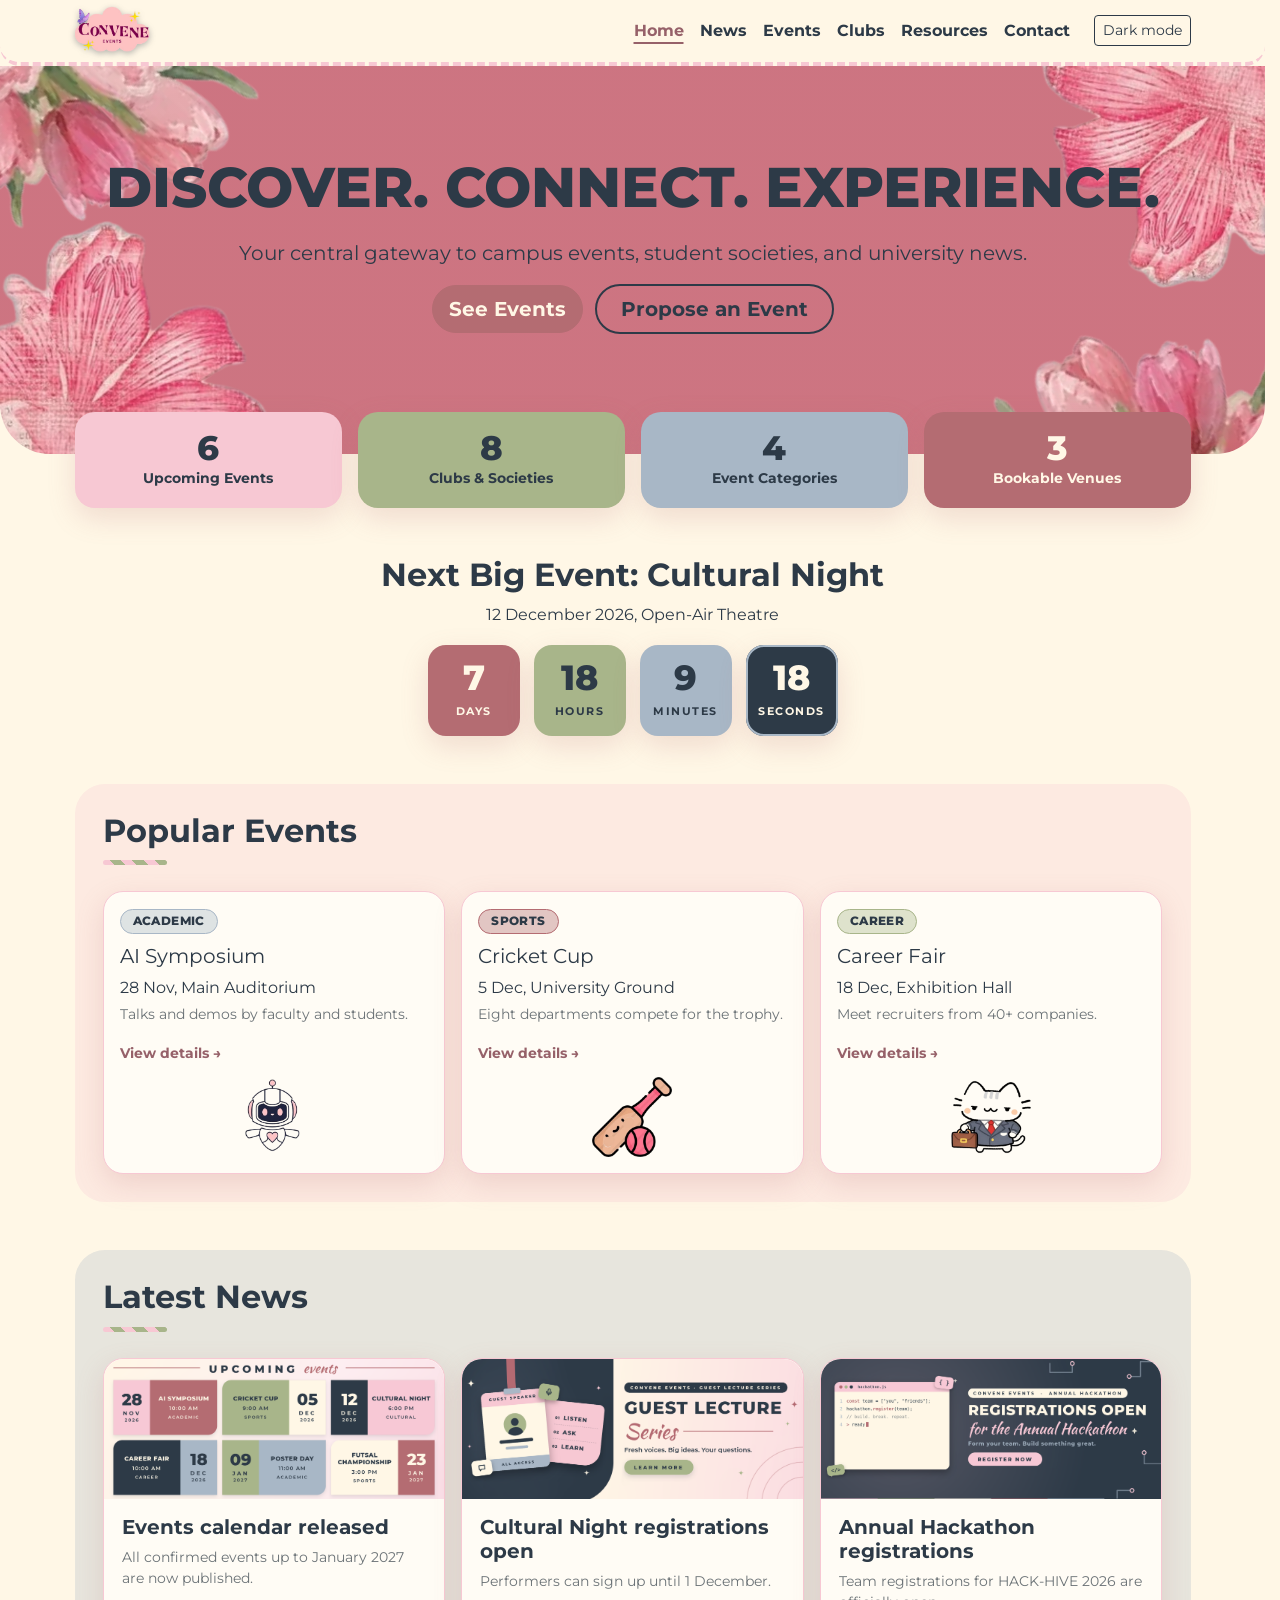
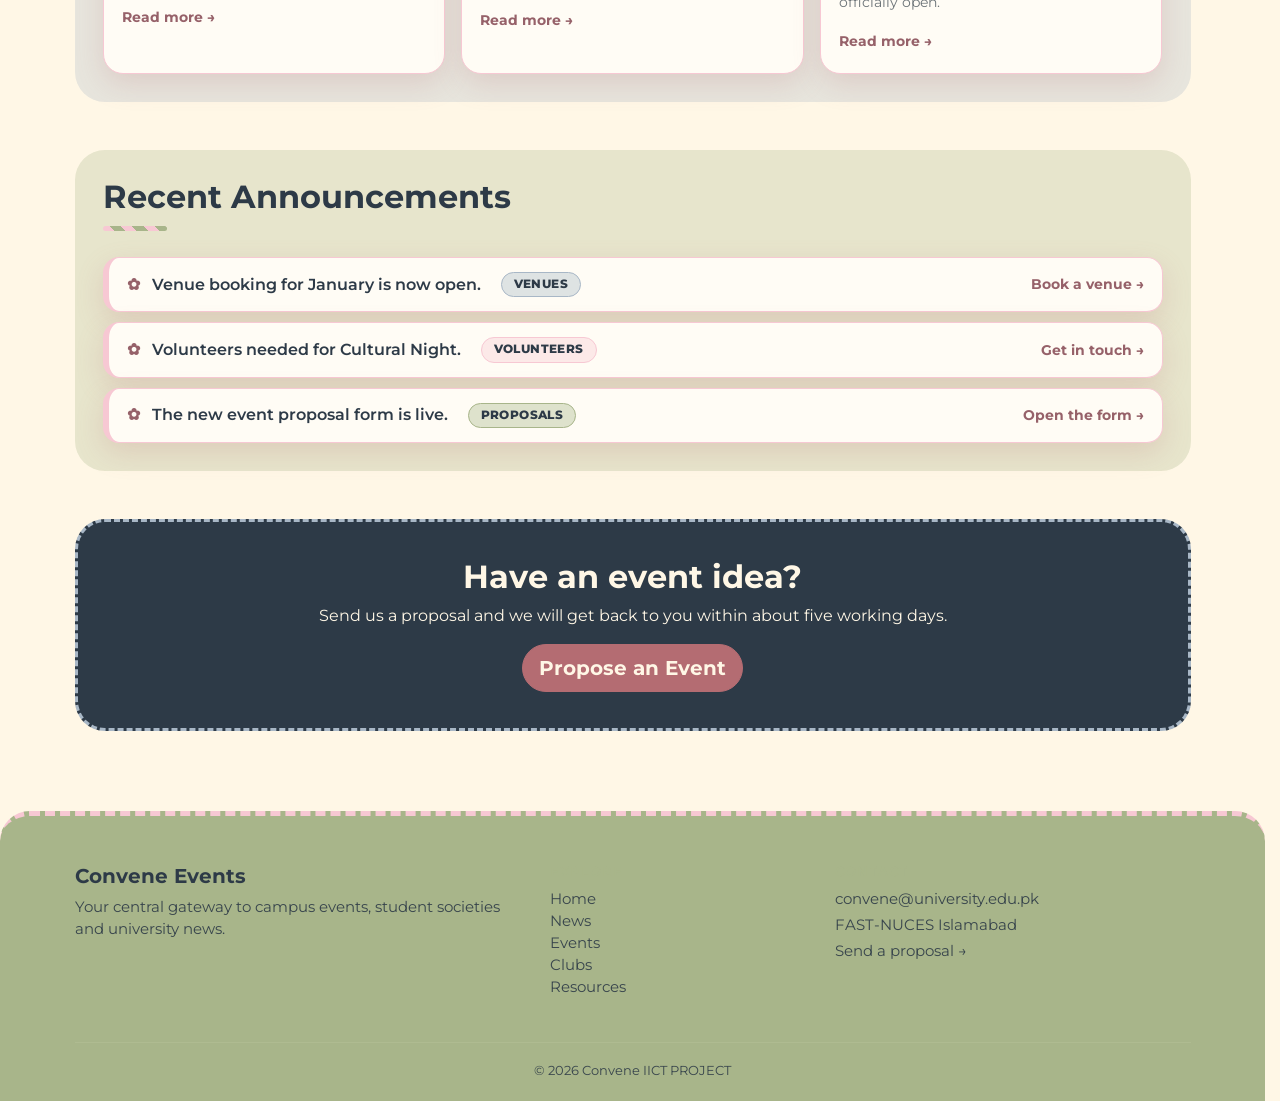
<file: index.html>
<!DOCTYPE html>
<html lang="en" data-bs-theme="light">
<head>
  <meta charset="utf-8">
  <meta name="viewport" content="width=device-width, initial-scale=1">
  <title>Home | Convene</title>
  <link rel="icon" type="image/png" href="images/log.png">

  <script>
  document.documentElement.classList.add("js");   // tells CSS that JavaScript is running
  // theme before the page is drawn (no white flash): ?theme= in the address, else saved choice, else light
  (function () {
    var t = new URLSearchParams(location.search).get("theme");
    if (t !== "dark" && t !== "light") { try { t = localStorage.getItem("theme"); } catch (e) {} }
    document.documentElement.setAttribute("data-bs-theme", t === "dark" ? "dark" : "light");
  })();
</script>

  <link href="https://fonts.googleapis.com/css2?family=Poppins:wght@600;700&family=Nunito:wght@400;600;700;800&display=swap" rel="stylesheet">
  <link href="https://fonts.googleapis.com/css2?family=Montserrat:wght@300;400;700;800;900&display=swap" rel="stylesheet">
  <link href="https://cdn.jsdelivr.net/npm/bootstrap@5.3.3/dist/css/bootstrap.min.css" rel="stylesheet">
  <link rel="stylesheet" href="css/style.css">
</head>
<body>
<!--navigation bar-->
<nav class="navbar navbar-expand-lg navbar-dark bg-dark sticky-top">
  <div class="container">
    <a class="navbar-brand" href="index.html"><img src="images/log.png" height="80" alt="convene logo"></a>
    <button class="navbar-toggler" data-bs-toggle="collapse" data-bs-target="#menu"><span class="navbar-toggler-icon"></span></button>
    <div class="collapse navbar-collapse" id="menu">
      <ul class="navbar-nav ms-auto">
        <li class="nav-item"><a class="nav-link active" href="index.html">Home</a></li>
        <li class="nav-item"><a class="nav-link " href="news.html">News</a></li>
        <li class="nav-item"><a class="nav-link " href="events.html">Events</a></li>
        <li class="nav-item"><a class="nav-link " href="clubs.html">Clubs</a></li>
        <li class="nav-item"><a class="nav-link " href="resources.html">Resources</a></li>
        <li class="nav-item"><a class="nav-link " href="contact.html">Contact</a></li>
      </ul>
      <button id="themeBtn" class="btn btn-outline-light btn-sm ms-lg-3">Dark mode</button>
    </div>
  </div>
</nav>

<!--header1: hero with two buttons-->
<header class="hero text-center">
  <div class="container">
    <h1>DISCOVER. CONNECT. EXPERIENCE.</h1>
    <p class="lead fw-normal">Your central gateway to campus events, student societies, and university news.</p>
    <a href="events.html" class="btn btn-warning btn-lg">See Events</a>
    <a href="contact.html" class="btn btn-ghost btn-lg ms-2">Propose an Event</a>
  </div>
</header>

<div class="container">

  <!--NEW: stats strip (numbers count up from 0, see main.js block 3)-->
  <section class="stats reveal">
    <div class="row g-3">
      <div class="col-6 col-md-3"><div class="stat"><strong data-count="6">0</strong><span>Upcoming Events</span></div></div>
      <div class="col-6 col-md-3"><div class="stat"><strong data-count="8">0</strong><span>Clubs &amp; Societies</span></div></div>
      <div class="col-6 col-md-3"><div class="stat"><strong data-count="4">0</strong><span>Event Categories</span></div></div>
      <div class="col-6 col-md-3"><div class="stat"><strong data-count="3">0</strong><span>Bookable Venues</span></div></div>
    </div>
  </section>

  <!--next big event and countdown (same ids as before, so main.js still works)-->
  <section class="my-5 text-center reveal">
    <h2>Next Big Event: Cultural Night</h2>
    <p>12 December 2026, Open-Air Theatre</p>
    <div class="countdown">
      <div class="unit"><span id="days">0</span><small>Days</small></div>
      <div class="unit"><span id="hours">0</span><small>Hours</small></div>
      <div class="unit"><span id="mins">0</span><small>Minutes</small></div>
      <div class="unit"><span id="secs">0</span><small>Seconds</small></div>
    </div>
  </section>

  <!--popular events: now with category tag, short text and link-->
  <section class="my-5 reveal band band-blush">
    <h2 class="sec-title">Popular Events</h2>
    <div class="row g-3">
      <div class="col-md-4"><div class="card hover-card h-100 cat-academic"><div class="card-body">
        <span class="tag">Academic</span>
        <h5>AI Symposium</h5><p class="mb-1">28 Nov, Main Auditorium</p>
        <p class="meta small">Talks and demos by faculty and students.</p>
        <a href="events.html" class="card-link">View details &rarr;</a>
        <img src="images/robot.png" alt="" class="card-img-below">
      </div></div></div>
      <div class="col-md-4"><div class="card hover-card h-100 cat-sports"><div class="card-body">
        <span class="tag">Sports</span>
        <h5>Cricket Cup</h5><p class="mb-1">5 Dec, University Ground</p>
        <p class="meta small">Eight departments compete for the trophy.</p>
        <a href="events.html" class="card-link">View details &rarr;</a>
        <img src="images/cricket.png" alt="" class="card-img-below">
      </div></div></div>
      <div class="col-md-4"><div class="card hover-card h-100 cat-career"><div class="card-body">
        <span class="tag">Career</span>
        <h5>Career Fair</h5><p class="mb-1">18 Dec, Exhibition Hall</p>
        <p class="meta small">Meet recruiters from 40+ companies.</p>
        <a href="events.html" class="card-link">View details &rarr;</a>
        <img src="images/career-fair.png" alt="" class="card-img-below">
      </div></div></div>
    </div>
  </section>

  <!--NEW: latest news preview (reuses the carousel pictures from the news page)-->
  <section class="my-5 reveal band band-sky">
    <h2 class="sec-title">Latest News</h2>
    <div class="row g-3">
      <div class="col-md-4"><div class="card news-card hover-card h-100">
        <img src="images/img1.png" alt="Events calendar released">
        <div class="card-body"><h5>Events calendar released</h5><p class="meta small">All confirmed events up to January 2027 are now published.</p><a href="news.html" class="card-link">Read more &rarr;</a></div>
      </div></div>
      <div class="col-md-4"><div class="card news-card hover-card h-100">
        <img src="images/img2.png" alt="Cultural Night registrations open">
        <div class="card-body"><h5>Cultural Night registrations open</h5><p class="meta small">Performers can sign up until 1 December.</p><a href="news.html" class="card-link">Read more &rarr;</a></div>
      </div></div>
      <div class="col-md-4"><div class="card news-card hover-card h-100">
        <img src="images/img4.png" alt="Annual Hackathon registrations">
        <div class="card-body"><h5>Annual Hackathon registrations</h5><p class="meta small">Team registrations for HACK-HIVE 2026 are officially open.</p><a href="news.html" class="card-link">Read more &rarr;</a></div>
      </div></div>
    </div>
  </section>

  <!--announcements: each row now has a tag and a link-->
  <section class="my-5 reveal band band-sage">
    <h2 class="sec-title">Recent Announcements</h2>
    <ul class="list-group">
      <li class="list-group-item">Venue booking for January is now open. <span class="tag cat-academic ms-2">Venues</span><a href="resources.html" class="card-link">Book a venue &rarr;</a></li>
      <li class="list-group-item">Volunteers needed for Cultural Night. <span class="tag cat-cultural ms-2">Volunteers</span><a href="contact.html" class="card-link">Get in touch &rarr;</a></li>
      <li class="list-group-item">The new event proposal form is live. <span class="tag cat-career ms-2">Proposals</span><a href="contact.html" class="card-link">Open the form &rarr;</a></li>
    </ul>
  </section>

  <!--NEW: call-to-action band-->
  <section class="my-5 reveal">
    <div class="cta-band cta-lagoon">
      <h2>Have an event idea?</h2>
      <p class="mb-3">Send us a proposal and we will get back to you within about five working days.</p>
      <a href="contact.html" class="btn btn-warning btn-lg">Propose an Event</a>
    </div>
  </section>
</div>

<!--footer: 3 columns (about, quick links, contact)-->
<footer class="site-footer">
  <div class="container">
    <div class="row g-4">
      <div class="col-md-5">
        <h5>Convene Events</h5>
        <p>Your central gateway to campus events, student societies and university news.</p>
      </div>
      <div class="col-6 col-md-3">
        <h6>Explore</h6>
        <ul class="list-unstyled">
          <li><a href="index.html">Home</a></li>
          <li><a href="news.html">News</a></li>
          <li><a href="events.html">Events</a></li>
          <li><a href="clubs.html">Clubs</a></li>
          <li><a href="resources.html">Resources</a></li>
        </ul>
      </div>
      <div class="col-6 col-md-4">
        <h6>Contact</h6>
        <p class="mb-1">convene@university.edu.pk</p>
        <p class="mb-1">FAST-NUCES Islamabad</p>
        <p><a href="contact.html">Send a proposal &rarr;</a></p>
      </div>
    </div>
    <hr>
    <p class="text-center mb-0"><small>&copy; 2026 Convene IICT PROJECT</small></p>
  </div>
</footer>
<script src="https://cdn.jsdelivr.net/npm/bootstrap@5.3.3/dist/js/bootstrap.bundle.min.js"></script>
<script src="js/main.js"></script>
<!--sparkles cursor animation-->
<script src="js/sparkles.js"></script>
</body>
</html>
</file>
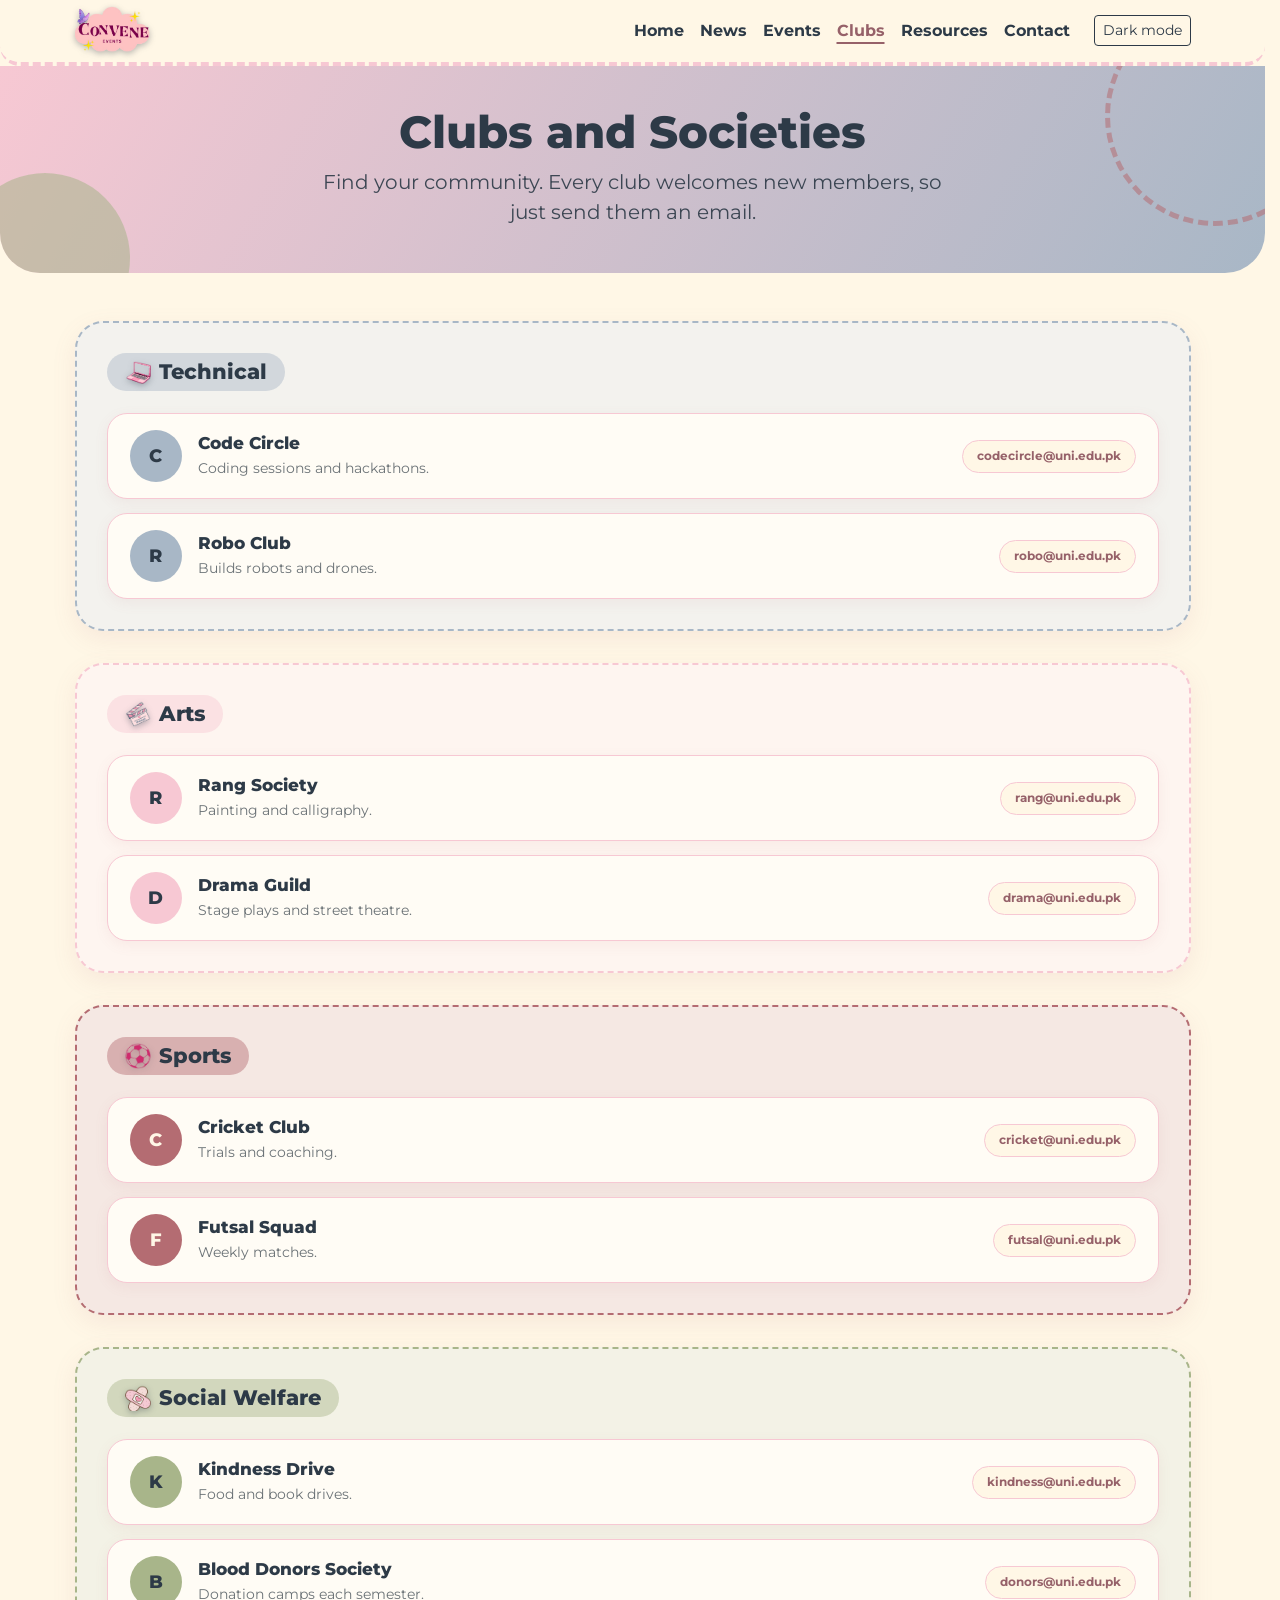
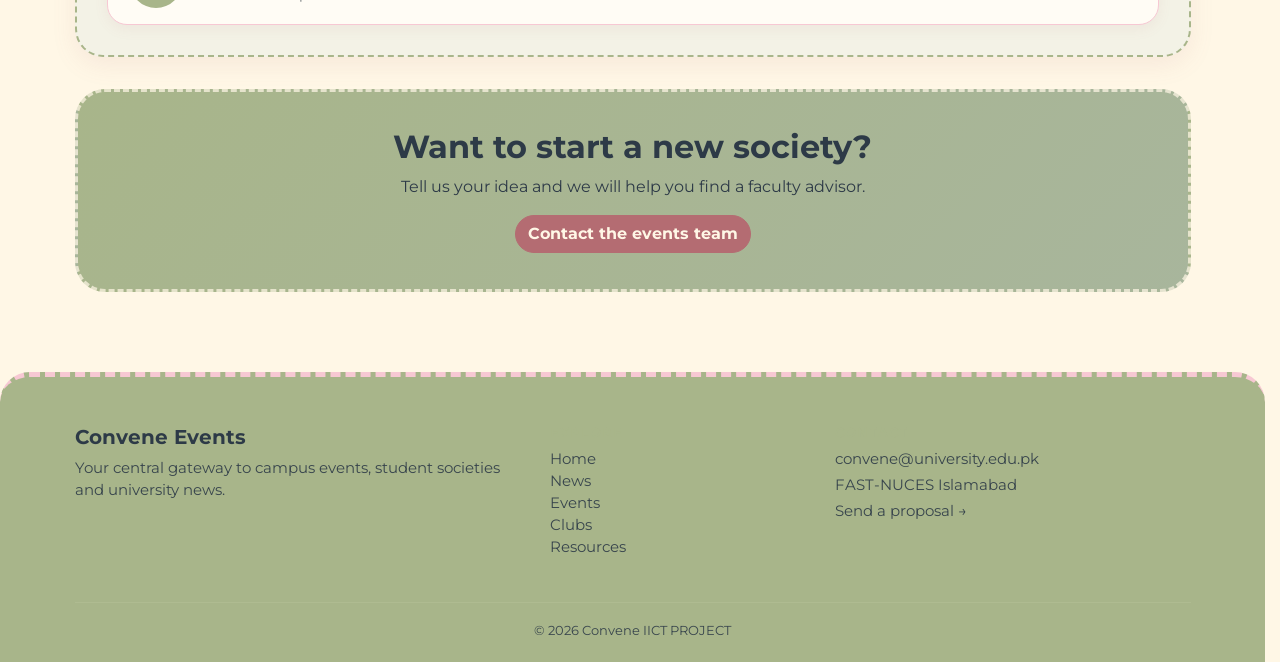
<file: clubs.html>
<!DOCTYPE html>
<html lang="en" data-bs-theme="light">

<head>
  <meta charset="utf-8">
  <meta name="viewport" content="width=device-width, initial-scale=1">
  <title>CLUBS | Convene</title>
  <link rel="icon" type="image/png" href="images/log.png">
 <script>
  document.documentElement.classList.add("js");   // tells CSS that JavaScript is running
  // theme before the page is drawn (no white flash): ?theme= in the address, else saved choice, else light
  (function () {
    var t = new URLSearchParams(location.search).get("theme");
    if (t !== "dark" && t !== "light") { try { t = localStorage.getItem("theme"); } catch (e) {} }
    document.documentElement.setAttribute("data-bs-theme", t === "dark" ? "dark" : "light");
  })();
</script>

  <link href="https://fonts.googleapis.com/css2?family=Poppins:wght@600;700&family=Nunito:wght@400;600;700;800&display=swap" rel="stylesheet">
  <link href="https://fonts.googleapis.com/css2?family=Montserrat:wght@300;400;700;800;900&display=swap" rel="stylesheet">
  <link href="https://cdn.jsdelivr.net/npm/bootstrap@5.3.3/dist/css/bootstrap.min.css" rel="stylesheet">
  <link rel="stylesheet" href="css/style.css">

</head>
<body>
<!--navigation bar-->
<nav class="navbar navbar-expand-lg navbar-dark bg-dark sticky-top">
  <div class="container">
    <a class="navbar-brand" href="index.html"><img src="images/log.png" height="80" alt="convene logo"></a>
    <button class="navbar-toggler" data-bs-toggle="collapse" data-bs-target="#menu"><span class="navbar-toggler-icon"></span></button>
    <div class="collapse navbar-collapse" id="menu">
      <ul class="navbar-nav ms-auto">
        <li class="nav-item"><a class="nav-link " href="index.html">Home</a></li>
        <li class="nav-item"><a class="nav-link " href="news.html">News</a></li>
        <li class="nav-item"><a class="nav-link " href="events.html">Events</a></li>
        <li class="nav-item"><a class="nav-link active" href="clubs.html">Clubs</a></li>
        <li class="nav-item"><a class="nav-link " href="resources.html">Resources</a></li>
        <li class="nav-item"><a class="nav-link " href="contact.html">Contact</a></li>
      </ul>
      <button id="themeBtn" class="btn btn-outline-light btn-sm ms-lg-3">Dark mode</button>
    </div>
  </div>
</nav>

<!--page banner: coloured header with title and one-line description-->
<header class="page-banner text-center">
  <div class="container">
    <h1>Clubs and Societies</h1>
    <p class="lead fw-normal">Find your community. Every club welcomes new members, so just send them an email.</p>
  </div>
</header>

<div class="container my-5">

  <!--each section has a different class so each is styled differently by css (--c colour variable)-->
  <section class="club-section technical reveal"><h2>Technical</h2>
    <div class="club">
      <div class="club-avatar">C</div>
      <div class="club-info"><h5>Code Circle</h5><p>Coding sessions and hackathons.</p></div>
      <a class="email-tag" href="mailto:codecircle@uni.edu.pk">codecircle@uni.edu.pk</a>
    </div>
    <div class="club">
      <div class="club-avatar">R</div>
      <div class="club-info"><h5>Robo Club</h5><p>Builds robots and drones.</p></div>
      <a class="email-tag" href="mailto:robo@uni.edu.pk">robo@uni.edu.pk</a>
    </div>
  </section>

  <section class="club-section arts reveal"><h2>Arts</h2>
    <div class="club">
      <div class="club-avatar">R</div>
      <div class="club-info"><h5>Rang Society</h5><p>Painting and calligraphy.</p></div>
      <a class="email-tag" href="mailto:rang@uni.edu.pk">rang@uni.edu.pk</a>
    </div>
    <div class="club">
      <div class="club-avatar">D</div>
      <div class="club-info"><h5>Drama Guild</h5><p>Stage plays and street theatre.</p></div>
      <a class="email-tag" href="mailto:drama@uni.edu.pk">drama@uni.edu.pk</a>
    </div>
  </section>

  <section class="club-section sports reveal"><h2>Sports</h2>
    <div class="club">
      <div class="club-avatar">C</div>
      <div class="club-info"><h5>Cricket Club</h5><p>Trials and coaching.</p></div>
      <a class="email-tag" href="mailto:cricket@uni.edu.pk">cricket@uni.edu.pk</a>
    </div>
    <div class="club">
      <div class="club-avatar">F</div>
      <div class="club-info"><h5>Futsal Squad</h5><p>Weekly matches.</p></div>
      <a class="email-tag" href="mailto:futsal@uni.edu.pk">futsal@uni.edu.pk</a>
    </div>
  </section>

  <section class="club-section welfare reveal"><h2>Social Welfare</h2>
    <div class="club">
      <div class="club-avatar">K</div>
      <div class="club-info"><h5>Kindness Drive</h5><p>Food and book drives.</p></div>
      <a class="email-tag" href="mailto:kindness@uni.edu.pk">kindness@uni.edu.pk</a>
    </div>
    <div class="club">
      <div class="club-avatar">B</div>
      <div class="club-info"><h5>Blood Donors Society</h5><p>Donation camps each semester.</p></div>
      <a class="email-tag" href="mailto:donors@uni.edu.pk">donors@uni.edu.pk</a>
    </div>
  </section>

  <!--NEW: join prompt-->
  <div class="cta-band reveal">
    <h2>Want to start a new society?</h2>
    <p class="mb-3">Tell us your idea and we will help you find a faculty advisor.</p>
    <a href="contact.html" class="btn btn-warning">Contact the events team</a>
  </div>
</div>

<!--footer: 3 columns (about, quick links, contact)-->
<footer class="site-footer">
  <div class="container">
    <div class="row g-4">
      <div class="col-md-5">
        <h5>Convene Events</h5>
        <p>Your central gateway to campus events, student societies and university news.</p>
      </div>
      <div class="col-6 col-md-3">
        <h6>Explore</h6>
        <ul class="list-unstyled">
          <li><a href="index.html">Home</a></li>
          <li><a href="news.html">News</a></li>
          <li><a href="events.html">Events</a></li>
          <li><a href="clubs.html">Clubs</a></li>
          <li><a href="resources.html">Resources</a></li>
        </ul>
      </div>
      <div class="col-6 col-md-4">
        <h6>Contact</h6>
        <p class="mb-1">convene@university.edu.pk</p>
        <p class="mb-1">FAST-NUCES Islamabad</p>
        <p><a href="contact.html">Send a proposal &rarr;</a></p>
      </div>
    </div>
    <hr>
    <p class="text-center mb-0"><small>&copy; 2026 Convene IICT PROJECT</small></p>
  </div>
</footer>
<script src="https://cdn.jsdelivr.net/npm/bootstrap@5.3.3/dist/js/bootstrap.bundle.min.js"></script>
<script src="js/main.js"></script>
<!--sparkles cursor animation-->
<script src="js/sparkles.js"></script>
</body>
</html>
</file>
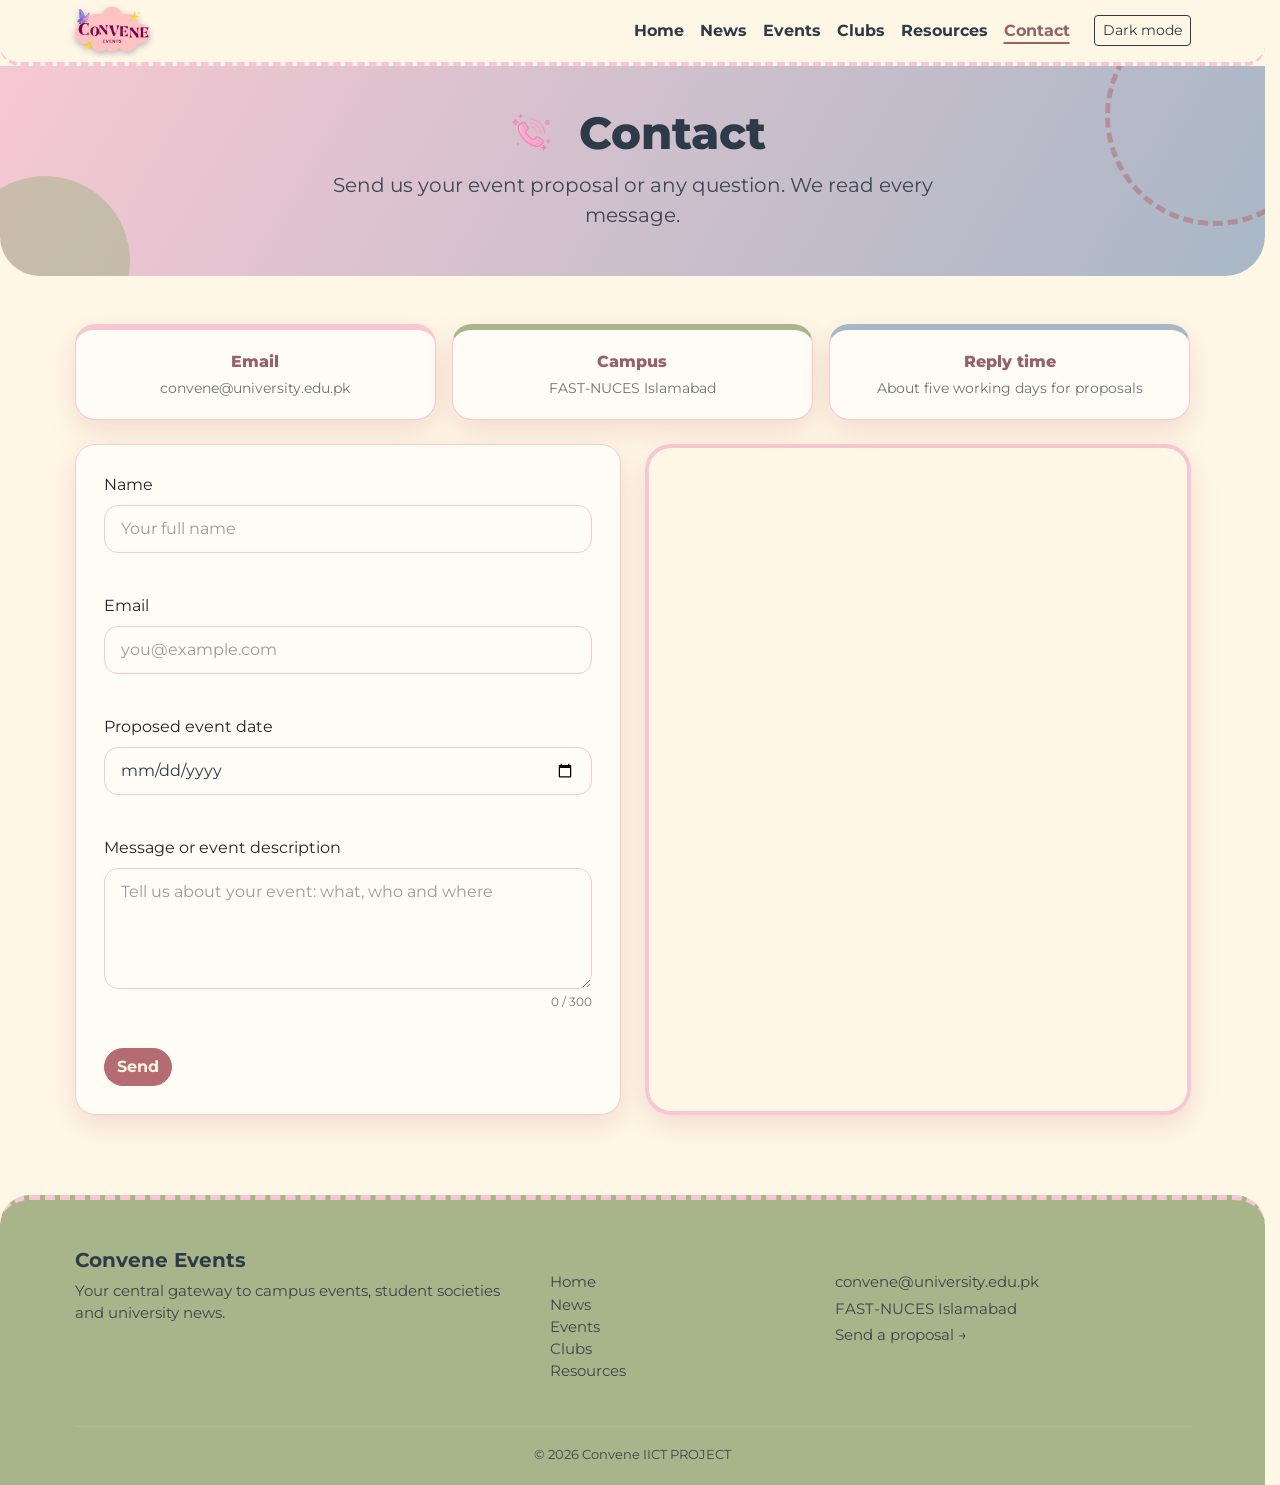
<file: contact.html>
<!DOCTYPE html>
<html lang="en" data-bs-theme="light">
<head>
  <meta charset="utf-8">
  <meta name="viewport" content="width=device-width, initial-scale=1">
  <title>CONTACT | Convene</title>
  <link rel="icon" type="image/png" href="images/log.png">
 

  <script>
  document.documentElement.classList.add("js");   // tells CSS that JavaScript is running
  // theme before the page is drawn (no white flash): ?theme= in the address, else saved choice, else light
  (function () {
    var t = new URLSearchParams(location.search).get("theme");
    if (t !== "dark" && t !== "light") { try { t = localStorage.getItem("theme"); } catch (e) {} }
    document.documentElement.setAttribute("data-bs-theme", t === "dark" ? "dark" : "light");
  })();
</script>

  <link href="https://fonts.googleapis.com/css2?family=Poppins:wght@600;700&family=Nunito:wght@400;600;700;800&display=swap" rel="stylesheet">
  <link href="https://fonts.googleapis.com/css2?family=Montserrat:wght@300;400;700;800;900&display=swap" rel="stylesheet">
  <link href="https://cdn.jsdelivr.net/npm/bootstrap@5.3.3/dist/css/bootstrap.min.css" rel="stylesheet">
  <link rel="stylesheet" href="css/style.css">
</head>
<body>
<!--navigation bar-->
<nav class="navbar navbar-expand-lg navbar-dark bg-dark sticky-top">
  <div class="container">
    <a class="navbar-brand" href="index.html"><img src="images/log.png" height="80" alt="convenelogo"></a>
    <button class="navbar-toggler" data-bs-toggle="collapse" data-bs-target="#menu"><span class="navbar-toggler-icon"></span></button>
    <div class="collapse navbar-collapse" id="menu">
      <ul class="navbar-nav ms-auto">
        <li class="nav-item"><a class="nav-link " href="index.html">Home</a></li>
        <li class="nav-item"><a class="nav-link " href="news.html">News</a></li>
        <li class="nav-item"><a class="nav-link " href="events.html">Events</a></li>
        <li class="nav-item"><a class="nav-link " href="clubs.html">Clubs</a></li>
        <li class="nav-item"><a class="nav-link " href="resources.html">Resources</a></li>
        <li class="nav-item"><a class="nav-link active" href="contact.html">Contact</a></li>
      </ul>
      <button id="themeBtn" class="btn btn-outline-light btn-sm ms-lg-3">Dark mode</button>
    </div>
  </div>
</nav>

<!--page banner: coloured header with title and one-line description-->
<header class="page-banner text-center">
  <div class="container">
    <h1 class="d-flex align-items-center justify-content-center gap-3"><img src="images/telephone.png" alt="" style="width: 64px; height: 56px; object-fit: contain;">Contact</h1>
    <p class="lead fw-normal">Send us your event proposal or any question. We read every message.</p>
  </div>
</header>

<div class="container my-5">

  <!--NEW: three info cards-->
  <div class="row g-3 mb-4 reveal">
    <div class="col-md-4"><div class="card info-card"><strong>Email</strong><span>convene@university.edu.pk</span></div></div>
    <div class="col-md-4"><div class="card info-card"><strong>Campus</strong><span>FAST-NUCES Islamabad</span></div></div>
    <div class="col-md-4"><div class="card info-card"><strong>Reply time</strong><span>About five working days for proposals</span></div></div>
  </div>

  <div class="row g-4">

    <!--form (now inside a card, with placeholders and a character counter)-->
    <div class="col-lg-6">
      <div class="card form-card">
        <div id="success" class="alert alert-success d-none">Thank you! Your message was sent.</div>
        <form id="form" novalidate>
          <label class="form-label" for="name">Name</label>
          <input class="form-control mb-1" id="name" placeholder="Your full name" autocomplete="name">
          <div class="error text-danger mb-3"></div>

          <label class="form-label" for="email">Email</label>
          <input class="form-control mb-1" id="email" type="email" placeholder="you@example.com" autocomplete="email">
          <div class="error text-danger mb-3"></div>

          <label class="form-label" for="eventDate">Proposed event date</label>
          <input class="form-control mb-1" id="eventDate" type="date">
          <div class="error text-danger mb-3"></div>

          <label class="form-label" for="message">Message or event description</label>
          <textarea class="form-control mb-1" id="message" rows="4" maxlength="300" placeholder="Tell us about your event: what, who and where"></textarea>
          <div class="char-count" id="charCount">0 / 300</div>
          <div class="error text-danger mb-3"></div>

          <button class="btn btn-warning" type="submit">Send</button>
        </form>
      </div>
    </div>

    <div class="col-lg-6">
      <iframe class="map-frame" src="https://maps.google.com/maps?q=FAST+NUCES+Islamabad&output=embed" title="University map" height="380"></iframe>
    </div>
  </div>
</div>

<!--footer: 3 columns (about, quick links, contact)-->
<footer class="site-footer">
  <div class="container">
    <div class="row g-4">
      <div class="col-md-5">
        <h5>Convene Events</h5>
        <p>Your central gateway to campus events, student societies and university news.</p>
      </div>
      <div class="col-6 col-md-3">
        <h6>Explore</h6>
        <ul class="list-unstyled">
          <li><a href="index.html">Home</a></li>
          <li><a href="news.html">News</a></li>
          <li><a href="events.html">Events</a></li>
          <li><a href="clubs.html">Clubs</a></li>
          <li><a href="resources.html">Resources</a></li>
        </ul>
      </div>
      <div class="col-6 col-md-4">
        <h6>Contact</h6>
        <p class="mb-1">convene@university.edu.pk</p>
        <p class="mb-1">FAST-NUCES Islamabad</p>
        <p><a href="contact.html">Send a proposal &rarr;</a></p>
      </div>
    </div>
    <hr>
    <p class="text-center mb-0"><small>&copy; 2026 Convene IICT PROJECT</small></p>
  </div>
</footer>
<script src="https://cdn.jsdelivr.net/npm/bootstrap@5.3.3/dist/js/bootstrap.bundle.min.js"></script>
<script src="js/main.js"></script>
<!--sparkles cursor animation-->
<script src="js/sparkles.js"></script>
</body>
</html>
</file>
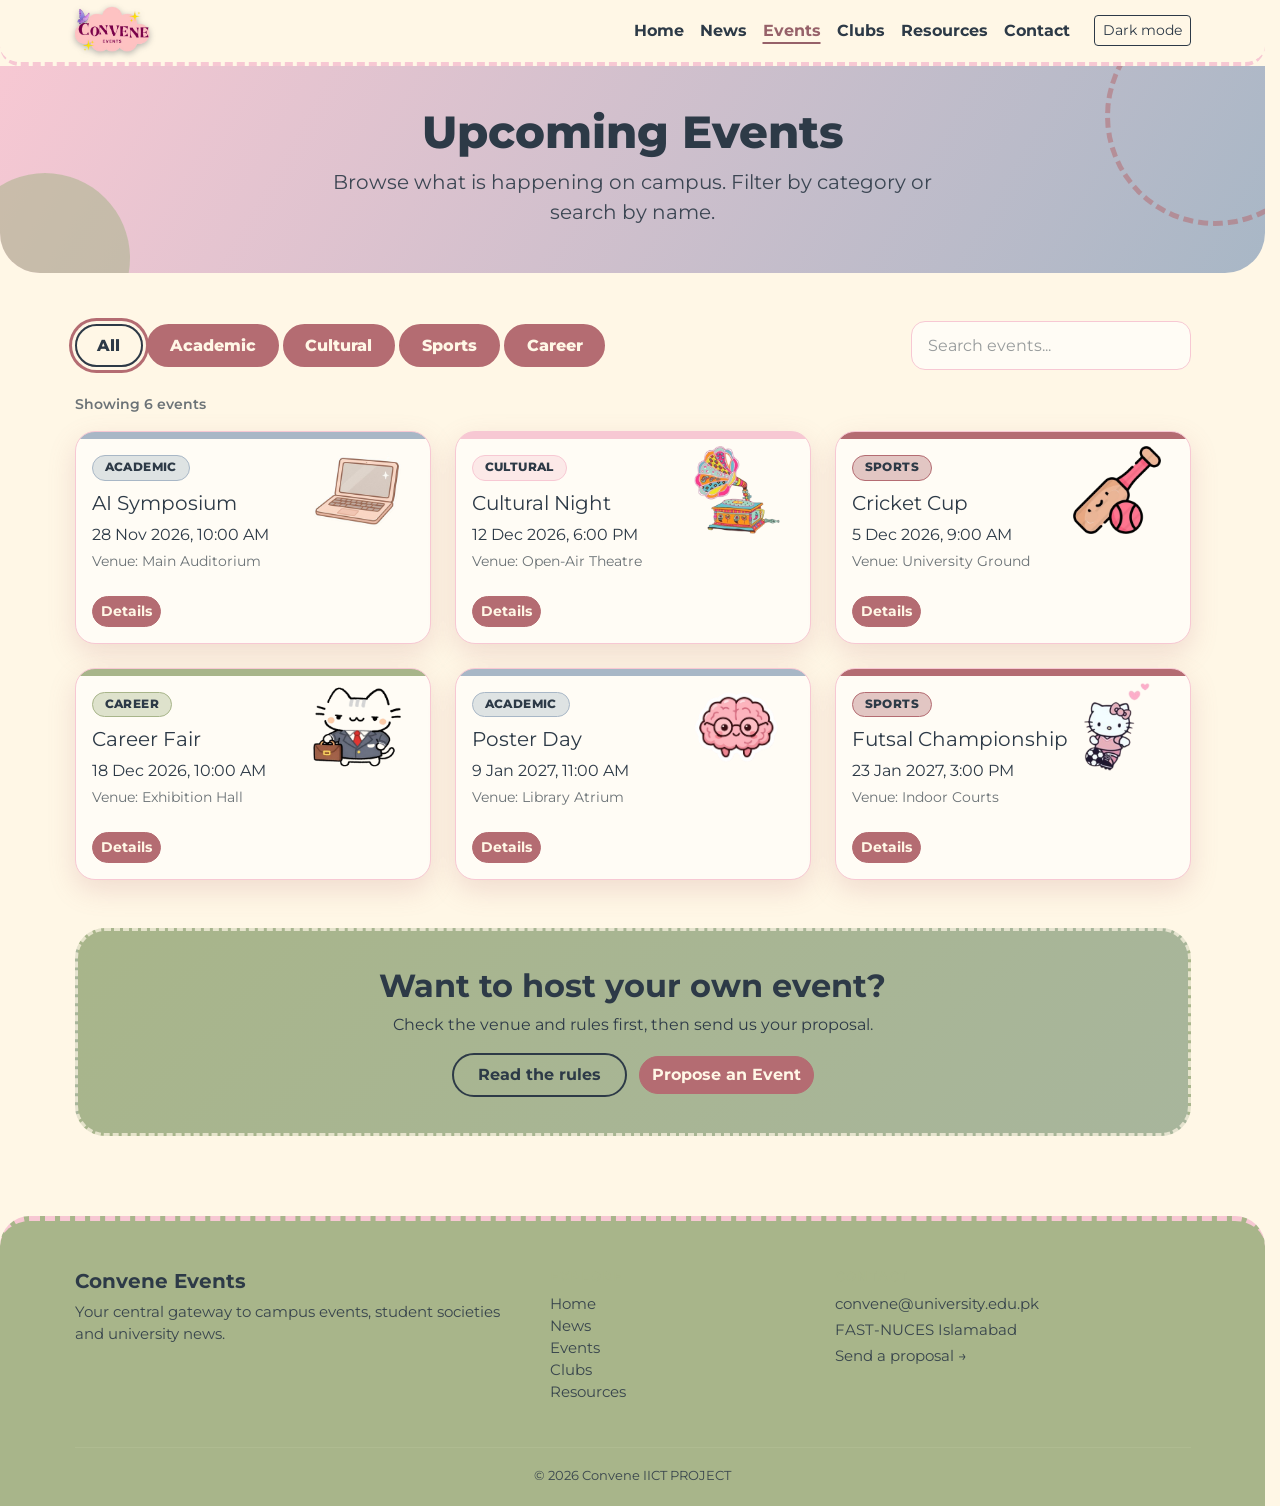
<file: events.html>
<!DOCTYPE html>
<html lang="en" data-bs-theme="light">
<head>
  <meta charset="utf-8">
  <meta name="viewport" content="width=device-width, initial-scale=1">
  <title>EVENTS | Convene</title>
  <link rel="icon" type="image/png" href="images/log.png">
  
  <script>
  document.documentElement.classList.add("js");   // tells CSS that JavaScript is running
  // theme before the page is drawn (no white flash): ?theme= in the address, else saved choice, else light
  (function () {
    var t = new URLSearchParams(location.search).get("theme");
    if (t !== "dark" && t !== "light") { try { t = localStorage.getItem("theme"); } catch (e) {} }
    document.documentElement.setAttribute("data-bs-theme", t === "dark" ? "dark" : "light");
  })();
</script>

  <link href="https://fonts.googleapis.com/css2?family=Poppins:wght@600;700&family=Nunito:wght@400;600;700;800&display=swap" rel="stylesheet">
  <link href="https://fonts.googleapis.com/css2?family=Montserrat:wght@300;400;700;800;900&display=swap" rel="stylesheet">
  <link href="https://cdn.jsdelivr.net/npm/bootstrap@5.3.3/dist/css/bootstrap.min.css" rel="stylesheet">
  <link rel="stylesheet" href="css/style.css">
</head>
<body>
<!--navigation bar-->
<nav class="navbar navbar-expand-lg navbar-dark bg-dark sticky-top">
  <div class="container">
    <a class="navbar-brand" href="index.html"><img src="images/log.png" height="80" alt="convene logo"></a>
    <button class="navbar-toggler" data-bs-toggle="collapse" data-bs-target="#menu"><span class="navbar-toggler-icon"></span></button>
    <div class="collapse navbar-collapse" id="menu">
      <ul class="navbar-nav ms-auto">
        <li class="nav-item"><a class="nav-link " href="index.html">Home</a></li>
        <li class="nav-item"><a class="nav-link " href="news.html">News</a></li>
        <li class="nav-item"><a class="nav-link active" href="events.html">Events</a></li>
        <li class="nav-item"><a class="nav-link " href="clubs.html">Clubs</a></li>
        <li class="nav-item"><a class="nav-link " href="resources.html">Resources</a></li>
        <li class="nav-item"><a class="nav-link " href="contact.html">Contact</a></li>
      </ul>
      <button id="themeBtn" class="btn btn-outline-light btn-sm ms-lg-3">Dark mode</button>
    </div>
  </div>
</nav>

<!--page banner: coloured header with title and one-line description-->
<header class="page-banner text-center">
  <div class="container">
    <h1>Upcoming Events</h1>
    <p class="lead fw-normal">Browse what is happening on campus. Filter by category or search by name.</p>
  </div>
</header>

<div class="container my-5">

  <!--filters + NEW search box (both handled by applyFilters() in main.js block 4)-->
  <div class="toolbar my-4">
    <div>
      <button class="btn filter active" data-filter="all">All</button>
      <button class="btn filter" data-filter="academic">Academic</button>
      <button class="btn filter" data-filter="cultural">Cultural</button>
      <button class="btn filter" data-filter="sports">Sports</button>
      <button class="btn filter" data-filter="career">Career</button>
    </div>
    <input id="search" class="form-control search-box" type="search" placeholder="Search events..." aria-label="Search events">
  </div>
  <p id="resultCount" class="result-count">Showing 6 events</p>

  <!--EVENT CARDS: each column has data-category; the card class (cat-...) sets its colour-->
  <div class="row g-4">
    <div class="col-md-6 col-lg-4 event" data-category="academic"><div class="card cat-academic"><div class="card-body">
      <img src="images/ai-symposium.png" alt="" class="event-icon">
      <span class="tag">Academic</span>
      <h5>AI Symposium</h5><p class="mb-1">28 Nov 2026, 10:00 AM</p><p class="meta small mb-2">Venue: Main Auditorium</p><p class="extra">Talks and demos by faculty and students.</p>
      <button class="btn btn-sm btn-dark" data-bs-toggle="modal" data-bs-target="#eventModal" data-title="AI Symposium" data-date="28 Nov 2026, 10:00 AM" data-venue="Main Auditorium" data-info="Talks and demos by faculty and students.">Details</button>
    </div></div></div>

    <div class="col-md-6 col-lg-4 event" data-category="cultural"><div class="card cat-cultural"><div class="card-body">
      <img src="images/cultural-night.png" alt="" class="event-icon">
      <span class="tag">Cultural</span>
      <h5>Cultural Night</h5><p class="mb-1">12 Dec 2026, 6:00 PM</p><p class="meta small mb-2">Venue: Open-Air Theatre</p><p class="extra">Music, dance and drama by students.</p>
      <button class="btn btn-sm btn-dark" data-bs-toggle="modal" data-bs-target="#eventModal" data-title="Cultural Night" data-date="12 Dec 2026, 6:00 PM" data-venue="Open-Air Theatre" data-info="Music, dance and drama by students.">Details</button>
    </div></div></div>

    <div class="col-md-6 col-lg-4 event" data-category="sports"><div class="card cat-sports"><div class="card-body">
      <img src="images/cricket.png" alt="" class="event-icon">
      <span class="tag">Sports</span>
      <h5>Cricket Cup</h5><p class="mb-1">5 Dec 2026, 9:00 AM</p><p class="meta small mb-2">Venue: University Ground</p><p class="extra">Eight departments compete for the trophy.</p>
      <button class="btn btn-sm btn-dark" data-bs-toggle="modal" data-bs-target="#eventModal" data-title="Cricket Cup" data-date="5 Dec 2026, 9:00 AM" data-venue="University Ground" data-info="Eight departments compete for the trophy.">Details</button>
    </div></div></div>

    <div class="col-md-6 col-lg-4 event" data-category="career"><div class="card cat-career"><div class="card-body">
      <img src="images/career-fair.png" alt="" class="event-icon">
      <span class="tag">Career</span>
      <h5>Career Fair</h5><p class="mb-1">18 Dec 2026, 10:00 AM</p><p class="meta small mb-2">Venue: Exhibition Hall</p><p class="extra">Meet recruiters from 40+ companies.</p>
      <button class="btn btn-sm btn-dark" data-bs-toggle="modal" data-bs-target="#eventModal" data-title="Career Fair" data-date="18 Dec 2026, 10:00 AM" data-venue="Exhibition Hall" data-info="Meet recruiters from 40+ companies.">Details</button>
    </div></div></div>

    <div class="col-md-6 col-lg-4 event" data-category="academic"><div class="card cat-academic"><div class="card-body">
      <img src="images/poster.png" alt="" class="event-icon">
      <span class="tag">Academic</span>
      <h5>Poster Day</h5><p class="mb-1">9 Jan 2027, 11:00 AM</p><p class="meta small mb-2">Venue: Library Atrium</p><p class="extra">Students present research posters.</p>
      <button class="btn btn-sm btn-dark" data-bs-toggle="modal" data-bs-target="#eventModal" data-title="Poster Day" data-date="9 Jan 2027, 11:00 AM" data-venue="Library Atrium" data-info="Students present research posters.">Details</button>
    </div></div></div>

    <div class="col-md-6 col-lg-4 event" data-category="sports"><div class="card cat-sports"><div class="card-body">
      <img src="images/futsal.png" alt="" class="event-icon">
      <span class="tag">Sports</span>
      <h5>Futsal Championship</h5><p class="mb-1">23 Jan 2027, 3:00 PM</p><p class="meta small mb-2">Venue: Indoor Courts</p><p class="extra">Knockout tournament, teams of five.</p>
      <button class="btn btn-sm btn-dark" data-bs-toggle="modal" data-bs-target="#eventModal" data-title="Futsal Championship" data-date="23 Jan 2027, 3:00 PM" data-venue="Indoor Courts" data-info="Knockout tournament, teams of five.">Details</button>
    </div></div></div>

  </div>
  <p id="emptyMsg" class="empty-msg d-none">No events match your search. Try another word or category.</p>

  <!--NEW: proposal prompt-->
  <div class="cta-band mt-5">
    <h2>Want to host your own event?</h2>
    <p class="mb-3">Check the venue and rules first, then send us your proposal.</p>
    <a href="resources.html" class="btn btn-ghost me-2">Read the rules</a>
    <a href="contact.html" class="btn btn-warning">Propose an Event</a>
  </div>
</div>

<!--MODAL: JavaScript fills this in with the clicked event's data-->
<div class="modal fade" id="eventModal" tabindex="-1">
  <div class="modal-dialog modal-dialog-centered"><div class="modal-content">
    <div class="modal-header"><h5 class="modal-title" id="mTitle"></h5><button class="btn-close" data-bs-dismiss="modal"></button></div>
    <div class="modal-body"><p id="mDate"></p><p id="mVenue"></p><p id="mInfo"></p></div>
  </div></div>
</div>

<!--footer: 3 columns (about, quick links, contact)-->
<footer class="site-footer">
  <div class="container">
    <div class="row g-4">
      <div class="col-md-5">
        <h5>Convene Events</h5>
        <p>Your central gateway to campus events, student societies and university news.</p>
      </div>
      <div class="col-6 col-md-3">
        <h6>Explore</h6>
        <ul class="list-unstyled">
          <li><a href="index.html">Home</a></li>
          <li><a href="news.html">News</a></li>
          <li><a href="events.html">Events</a></li>
          <li><a href="clubs.html">Clubs</a></li>
          <li><a href="resources.html">Resources</a></li>
        </ul>
      </div>
      <div class="col-6 col-md-4">
        <h6>Contact</h6>
        <p class="mb-1">convene@university.edu.pk</p>
        <p class="mb-1">FAST-NUCES Islamabad</p>
        <p><a href="contact.html">Send a proposal &rarr;</a></p>
      </div>
    </div>
    <hr>
    <p class="text-center mb-0"><small>&copy; 2026 Convene IICT PROJECT</small></p>
  </div>
</footer>
<script src="https://cdn.jsdelivr.net/npm/bootstrap@5.3.3/dist/js/bootstrap.bundle.min.js"></script>
<script src="js/main.js"></script>
<!--sparkles cursor animation-->
<script src="js/sparkles.js"></script>
</body>
</html>
</file>
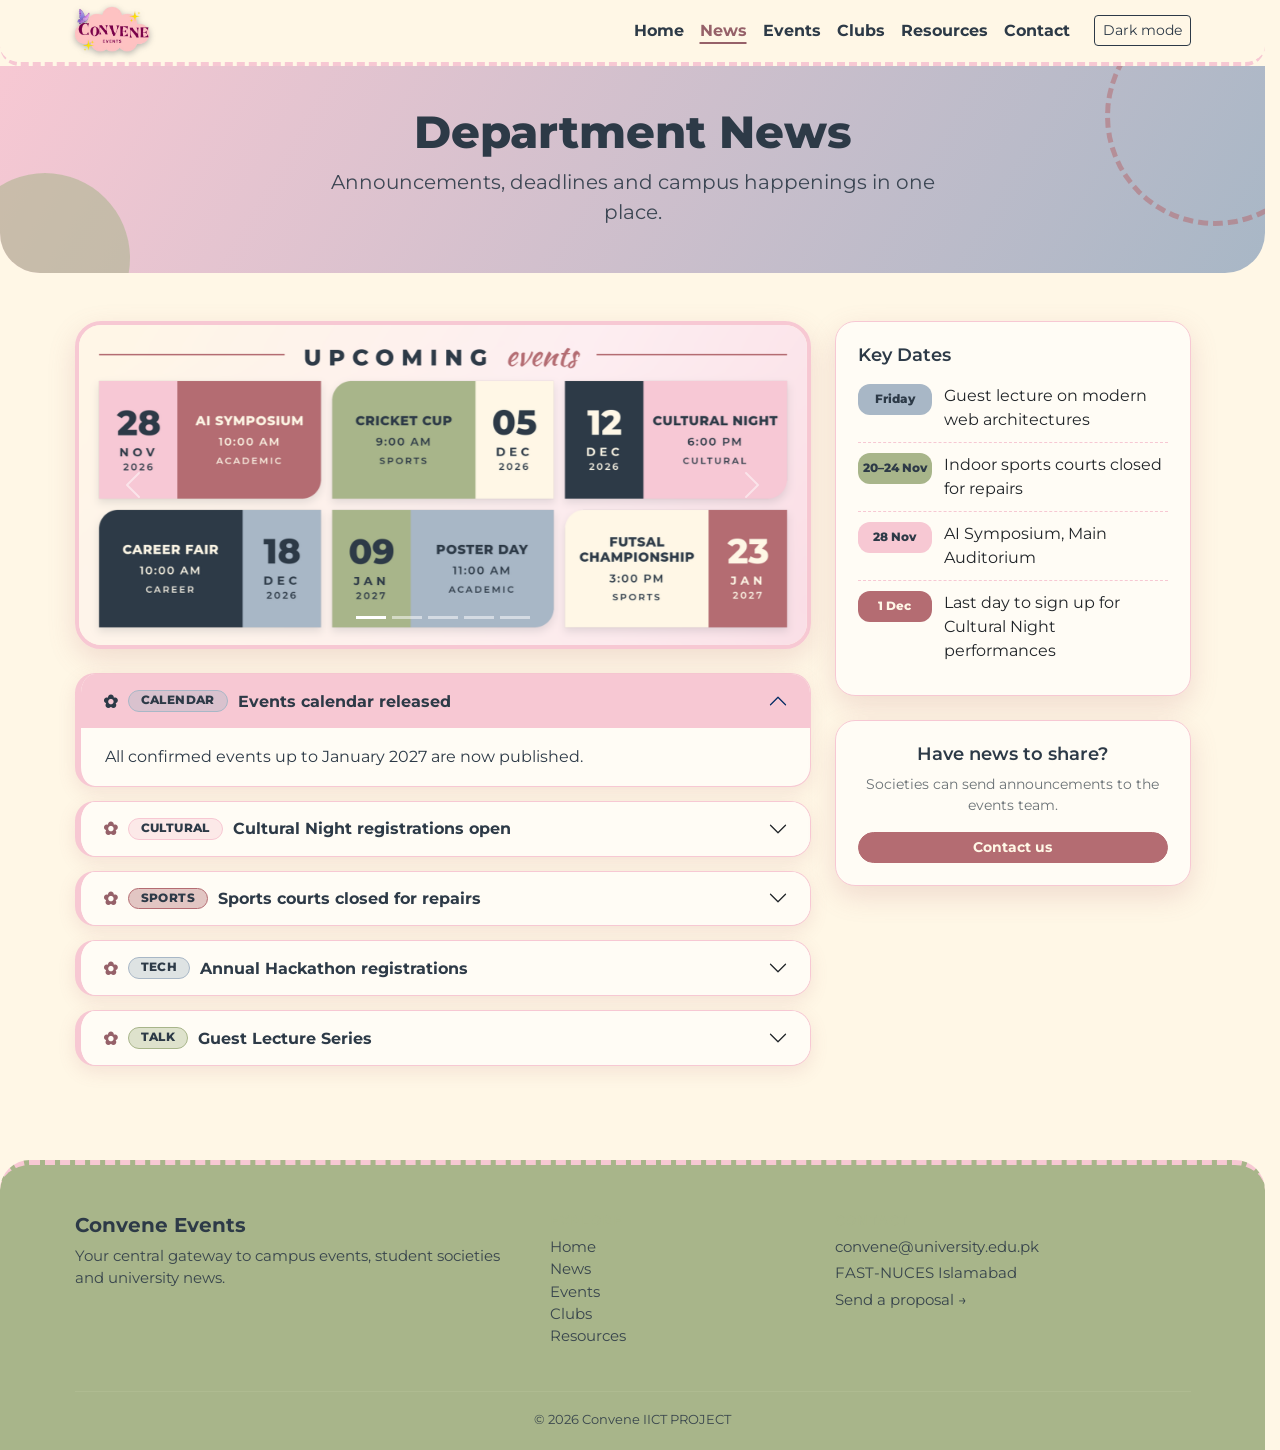
<file: news.html>
<!DOCTYPE html>
<html lang="en" data-bs-theme="light">
<head>
  <meta charset="utf-8">
  <meta name="viewport" content="width=device-width, initial-scale=1">
  <title>NEWS | Convene</title>
  <link rel="icon" type="image/png" href="images/log.png">

  <script>
  document.documentElement.classList.add("js");   // tells CSS that JavaScript is running
  // theme before the page is drawn (no white flash): ?theme= in the address, else saved choice, else light
  (function () {
    var t = new URLSearchParams(location.search).get("theme");
    if (t !== "dark" && t !== "light") { try { t = localStorage.getItem("theme"); } catch (e) {} }
    document.documentElement.setAttribute("data-bs-theme", t === "dark" ? "dark" : "light");
  })();
</script>

  <link href="https://fonts.googleapis.com/css2?family=Poppins:wght@600;700&family=Nunito:wght@400;600;700;800&display=swap" rel="stylesheet">
  <link href="https://fonts.googleapis.com/css2?family=Montserrat:wght@300;400;700;800;900&display=swap" rel="stylesheet">
  <link href="https://cdn.jsdelivr.net/npm/bootstrap@5.3.3/dist/css/bootstrap.min.css" rel="stylesheet">
  <link rel="stylesheet" href="css/style.css">
</head>
<body>
<!-- navigation bar-->
<nav class="navbar navbar-expand-lg navbar-dark bg-dark sticky-top">
  <div class="container">
    <a class="navbar-brand" href="index.html"><img src="images/log.png" height="80" alt="convene logo"></a>
    <button class="navbar-toggler" data-bs-toggle="collapse" data-bs-target="#menu"><span class="navbar-toggler-icon"></span></button>
    <div class="collapse navbar-collapse" id="menu">
      <ul class="navbar-nav ms-auto">
        <li class="nav-item"><a class="nav-link " href="index.html">Home</a></li>
        <li class="nav-item"><a class="nav-link active" href="news.html">News</a></li>
        <li class="nav-item"><a class="nav-link " href="events.html">Events</a></li>
        <li class="nav-item"><a class="nav-link " href="clubs.html">Clubs</a></li>
        <li class="nav-item"><a class="nav-link " href="resources.html">Resources</a></li>
        <li class="nav-item"><a class="nav-link " href="contact.html">Contact</a></li>
      </ul>
      <button id="themeBtn" class="btn btn-outline-light btn-sm ms-lg-3">Dark mode</button>
    </div>
  </div>
</nav>

<!--page banner: coloured header with title and one-line description-->
<header class="page-banner text-center">
  <div class="container">
    <h1>Department News</h1>
    <p class="lead fw-normal">Announcements, deadlines and campus happenings in one place.</p>
  </div>
</header>

<div class="container my-5">
  <div class="row g-4">

    <!--left column: carousel + accordion-->
    <div class="col-lg-8">
      <!-- CAROUSEL (auto-slides) with NEW dot indicators -->
      <div id="slider" class="carousel slide mb-4" data-bs-ride="carousel">
        <div class="carousel-indicators"><button type="button" data-bs-target="#slider" data-bs-slide-to="0" class="active" aria-label="Slide 1"></button><button type="button" data-bs-target="#slider" data-bs-slide-to="1" aria-label="Slide 2"></button><button type="button" data-bs-target="#slider" data-bs-slide-to="2" aria-label="Slide 3"></button><button type="button" data-bs-target="#slider" data-bs-slide-to="3" aria-label="Slide 4"></button><button type="button" data-bs-target="#slider" data-bs-slide-to="4" aria-label="Slide 5"></button></div>
        <div class="carousel-inner">
        <div class="carousel-item active">
          <img src="images/img1.png" class="d-block w-100" alt="Events calendar released">
        </div>
        <div class="carousel-item">
          <img src="images/img2.png" class="d-block w-100" alt="Cultural Night registrations open">
        </div>
        <div class="carousel-item">
          <img src="images/img3.png" class="d-block w-100" alt="Sports courts closed for repairs">
        </div>
        <div class="carousel-item">
          <img src="images/img4.png" class="d-block w-100" alt="Annual Hackathon registrations">
        </div>
        <div class="carousel-item">
          <img src="images/img5.png" class="d-block w-100" alt="Guest Lecture Series">
        </div>
        </div>
        <button class="carousel-control-prev" data-bs-target="#slider" data-bs-slide="prev"><span class="carousel-control-prev-icon"></span></button>
        <button class="carousel-control-next" data-bs-target="#slider" data-bs-slide="next"><span class="carousel-control-next-icon"></span></button>
      </div>

      <!-- ACCORDION (click a title to open the article); each title now has a category tag -->
      <div class="accordion" id="news">
      <div class="accordion-item">
        <h2 class="accordion-header"><button class="accordion-button" data-bs-toggle="collapse" data-bs-target="#n1"><span class="tag cat-academic">Calendar</span>Events calendar released</button></h2>
        <div id="n1" class="accordion-collapse collapse show" data-bs-parent="#news"><div class="accordion-body">All confirmed events up to January 2027 are now published.</div></div>
      </div>
      <div class="accordion-item">
        <h2 class="accordion-header"><button class="accordion-button collapsed" data-bs-toggle="collapse" data-bs-target="#n2"><span class="tag cat-cultural">Cultural</span>Cultural Night registrations open</button></h2>
        <div id="n2" class="accordion-collapse collapse" data-bs-parent="#news"><div class="accordion-body">Performers can sign up until 1 December.</div></div>
      </div>
      <div class="accordion-item">
        <h2 class="accordion-header"><button class="accordion-button collapsed" data-bs-toggle="collapse" data-bs-target="#n3"><span class="tag cat-sports">Sports</span>Sports courts closed for repairs</button></h2>
        <div id="n3" class="accordion-collapse collapse" data-bs-parent="#news"><div class="accordion-body">Indoor courts are closed 20 to 24 November.</div></div>
      </div>
      <div class="accordion-item">
        <h2 class="accordion-header"><button class="accordion-button collapsed" data-bs-toggle="collapse" data-bs-target="#n4"><span class="tag cat-academic">Tech</span>Annual Hackathon registrations</button></h2>
        <div id="n4" class="accordion-collapse collapse" data-bs-parent="#news"><div class="accordion-body">Team registrations for HACK-HIVE 2026 are officially open.</div></div>
      </div>
      <div class="accordion-item">
        <h2 class="accordion-header"><button class="accordion-button collapsed" data-bs-toggle="collapse" data-bs-target="#n5"><span class="tag cat-career">Talk</span>Guest Lecture Series</button></h2>
        <div id="n5" class="accordion-collapse collapse" data-bs-parent="#news"><div class="accordion-body">Join us this Friday for an industry talk on modern web architectures.</div></div>
      </div>
      </div>
    </div>

    <!--NEW right column: key dates summary (all taken from the articles on this page)-->
    <div class="col-lg-4">
      <div class="card side-card reveal">
        <h3>Key Dates</h3>
        <div class="deadline"><b>Friday</b><span>Guest lecture on modern web architectures</span></div>
        <div class="deadline"><b>20&ndash;24 Nov</b><span>Indoor sports courts closed for repairs</span></div>
        <div class="deadline"><b>28 Nov</b><span>AI Symposium, Main Auditorium</span></div>
        <div class="deadline"><b>1 Dec</b><span>Last day to sign up for Cultural Night performances</span></div>
      </div>
      <div class="card side-card mt-4 text-center reveal">
        <h3>Have news to share?</h3>
        <p class="meta small">Societies can send announcements to the events team.</p>
        <a href="contact.html" class="btn btn-warning btn-sm">Contact us</a>
      </div>
    </div>

  </div>
</div>

<!--footer: 3 columns (about, quick links, contact)-->
<footer class="site-footer">
  <div class="container">
    <div class="row g-4">
      <div class="col-md-5">
        <h5>Convene Events</h5>
        <p>Your central gateway to campus events, student societies and university news.</p>
      </div>
      <div class="col-6 col-md-3">
        <h6>Explore</h6>
        <ul class="list-unstyled">
          <li><a href="index.html">Home</a></li>
          <li><a href="news.html">News</a></li>
          <li><a href="events.html">Events</a></li>
          <li><a href="clubs.html">Clubs</a></li>
          <li><a href="resources.html">Resources</a></li>
        </ul>
      </div>
      <div class="col-6 col-md-4">
        <h6>Contact</h6>
        <p class="mb-1">convene@university.edu.pk</p>
        <p class="mb-1">FAST-NUCES Islamabad</p>
        <p><a href="contact.html">Send a proposal &rarr;</a></p>
      </div>
    </div>
    <hr>
    <p class="text-center mb-0"><small>&copy; 2026 Convene IICT PROJECT</small></p>
  </div>
</footer>
<script src="https://cdn.jsdelivr.net/npm/bootstrap@5.3.3/dist/js/bootstrap.bundle.min.js"></script>
<script src="js/main.js"></script>
<!--sparkles cursor animation-->
<script src="js/sparkles.js"></script>
</body>
</html>
</file>
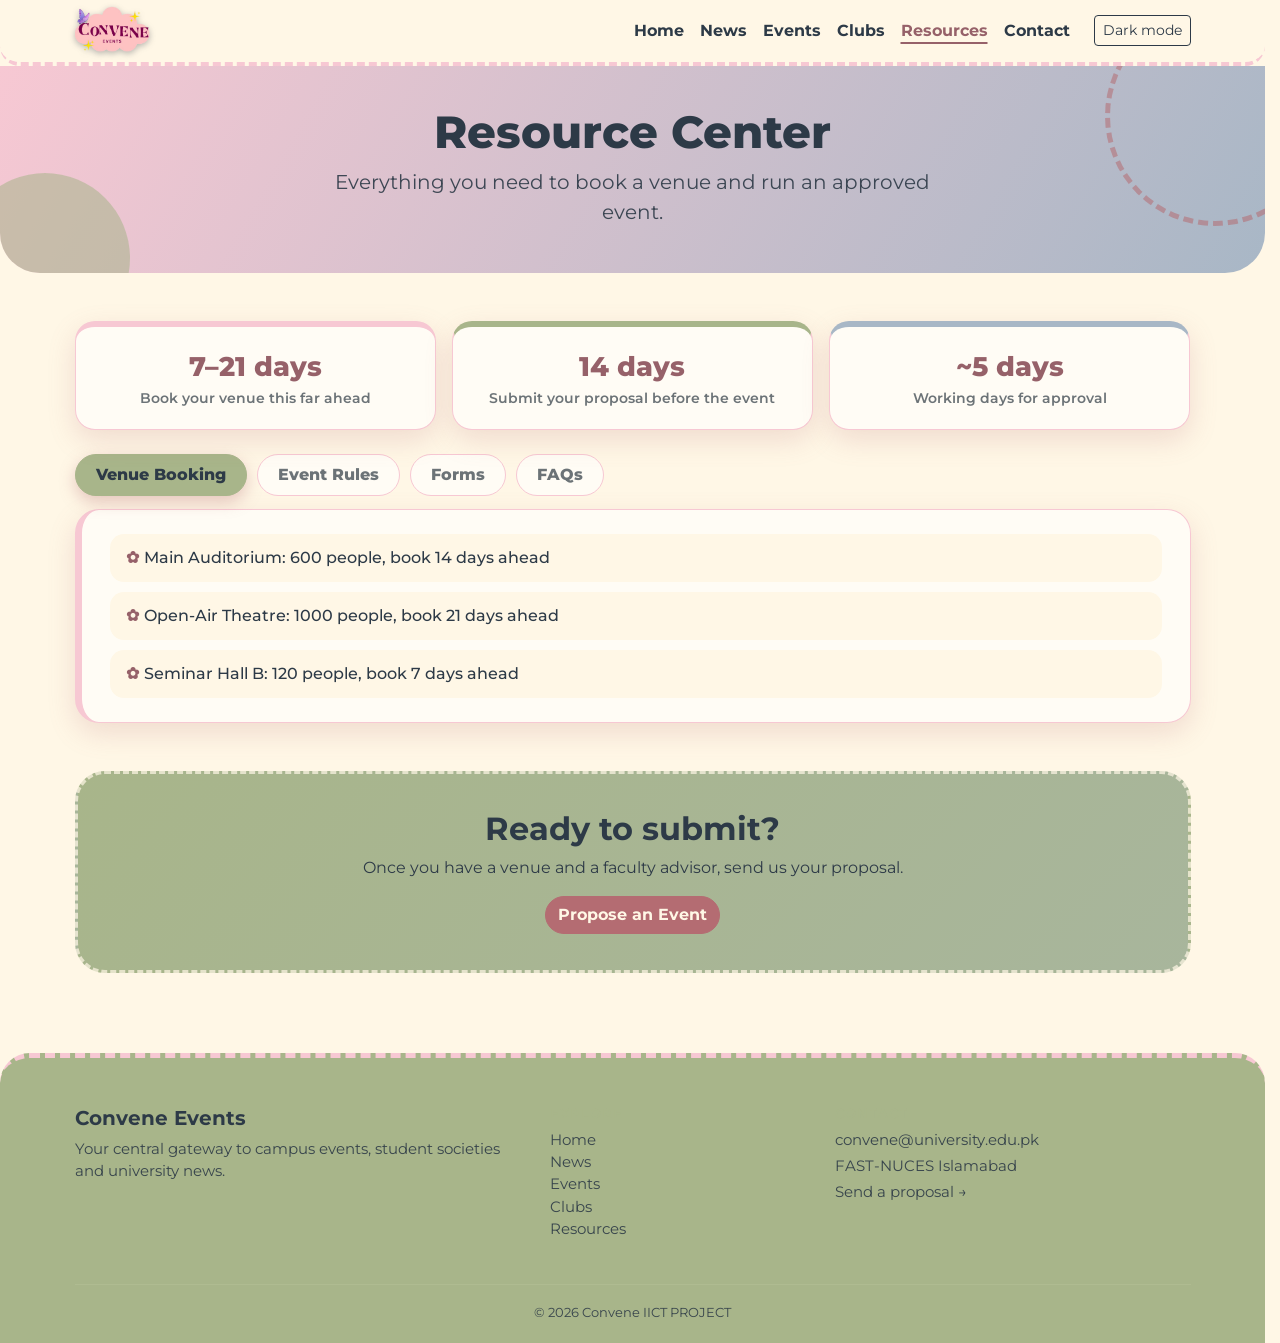
<file: resources.html>
<!DOCTYPE html>
<html lang="en" data-bs-theme="light">
<head>
  <meta charset="utf-8">
  <meta name="viewport" content="width=device-width, initial-scale=1">
  <title>Resources | Convene</title>
  <link rel="icon" type="image/png" href="images/log.png">
 
  <script>
  document.documentElement.classList.add("js");   // tells CSS that JavaScript is running
  // theme before the page is drawn (no white flash): ?theme= in the address, else saved choice, else light
  (function () {
    var t = new URLSearchParams(location.search).get("theme");
    if (t !== "dark" && t !== "light") { try { t = localStorage.getItem("theme"); } catch (e) {} }
    document.documentElement.setAttribute("data-bs-theme", t === "dark" ? "dark" : "light");
  })();
</script>

  <link href="https://fonts.googleapis.com/css2?family=Poppins:wght@600;700&family=Nunito:wght@400;600;700;800&display=swap" rel="stylesheet">
  <link href="https://fonts.googleapis.com/css2?family=Montserrat:wght@300;400;700;800;900&display=swap" rel="stylesheet">
  <link href="https://cdn.jsdelivr.net/npm/bootstrap@5.3.3/dist/css/bootstrap.min.css" rel="stylesheet">
  <link rel="stylesheet" href="css/style.css">
</head>
<body>
<!-- navigation bar -->
<nav class="navbar navbar-expand-lg navbar-dark bg-dark sticky-top">
  <div class="container">
    <a class="navbar-brand" href="index.html"><img src="images/log.png" height="80" alt="Convene logo"></a>
    <button class="navbar-toggler" data-bs-toggle="collapse" data-bs-target="#menu"><span class="navbar-toggler-icon"></span></button>
    <div class="collapse navbar-collapse" id="menu">
      <ul class="navbar-nav ms-auto">
        <li class="nav-item"><a class="nav-link " href="index.html">Home</a></li>
        <li class="nav-item"><a class="nav-link " href="news.html">News</a></li>
        <li class="nav-item"><a class="nav-link " href="events.html">Events</a></li>
        <li class="nav-item"><a class="nav-link " href="clubs.html">Clubs</a></li>
        <li class="nav-item"><a class="nav-link active" href="resources.html">Resources</a></li>
        <li class="nav-item"><a class="nav-link " href="contact.html">Contact</a></li>
      </ul>
      <button id="themeBtn" class="btn btn-outline-light btn-sm ms-lg-3">Dark mode</button>
    </div>
  </div>
</nav>

<!--page banner: coloured header with title and one-line description-->
<header class="page-banner text-center">
  <div class="container">
    <h1>Resource Center</h1>
    <p class="lead fw-normal">Everything you need to book a venue and run an approved event.</p>
  </div>
</header>

<div class="container my-5">

  <!--NEW: quick facts (numbers come from the tabs below)-->
  <div class="row g-3 mb-4 reveal">
    <div class="col-md-4"><div class="card fact"><strong>7&ndash;21 days</strong><span>Book your venue this far ahead</span></div></div>
    <div class="col-md-4"><div class="card fact"><strong>14 days</strong><span>Submit your proposal before the event</span></div></div>
    <div class="col-md-4"><div class="card fact"><strong>~5 days</strong><span>Working days for approval</span></div></div>
  </div>

  <!-- TAB BUTTONS -->
  <ul class="nav nav-tabs" role="tablist">
    <li class="nav-item"><button class="nav-link active" data-bs-toggle="tab" data-bs-target="#venue" role="tab">Venue Booking</button></li>
    <li class="nav-item"><button class="nav-link" data-bs-toggle="tab" data-bs-target="#rules" role="tab">Event Rules</button></li>
    <li class="nav-item"><button class="nav-link" data-bs-toggle="tab" data-bs-target="#forms" role="tab">Forms</button></li>
    <li class="nav-item"><button class="nav-link" data-bs-toggle="tab" data-bs-target="#faq" role="tab">FAQs</button></li>
  </ul>

  <!-- TAB CONTENT: each pane matches a button above by its id -->
  <div class="tab-content p-3">
    <div class="tab-pane fade show active" id="venue" role="tabpanel">
      <ul><li>Main Auditorium: 600 people, book 14 days ahead</li><li>Open-Air Theatre: 1000 people, book 21 days ahead</li><li>Seminar Hall B: 120 people, book 7 days ahead</li></ul>
    </div>
    <div class="tab-pane fade" id="rules" role="tabpanel">
      <ul><li>Submit proposals at least 14 days before the event.</li><li>Events must end by 9:00 PM.</li><li>A faculty advisor must approve every event.</li></ul>
    </div>
    <div class="tab-pane fade" id="forms" role="tabpanel">
      <ul><li><a href="#">Venue Booking Form (PDF)</a></li><li><a href="#">Event Budget Template (XLSX)</a></li><li><a href="#">Post-Event Report (DOCX)</a></li></ul>
    </div>
    <div class="tab-pane fade" id="faq" role="tabpanel">
      <div class="faq-item"><b>Who can propose an event?</b><p>Any registered student society.</p></div>
      <div class="faq-item"><b>How long does approval take?</b><p>About five working days.</p></div>
      <div class="faq-item"><b>Can anyone attend events?</b><p>Yes, all students can attend.</p></div>
    </div>
  </div>

  <!--NEW: next step-->
  <div class="cta-band mt-5 reveal">
    <h2>Ready to submit?</h2>
    <p class="mb-3">Once you have a venue and a faculty advisor, send us your proposal.</p>
    <a href="contact.html" class="btn btn-warning">Propose an Event</a>
  </div>
</div>

<!--footer: 3 columns (about, quick links, contact)-->
<footer class="site-footer">
  <div class="container">
    <div class="row g-4">
      <div class="col-md-5">
        <h5>Convene Events</h5>
        <p>Your central gateway to campus events, student societies and university news.</p>
      </div>
      <div class="col-6 col-md-3">
        <h6>Explore</h6>
        <ul class="list-unstyled">
          <li><a href="index.html">Home</a></li>
          <li><a href="news.html">News</a></li>
          <li><a href="events.html">Events</a></li>
          <li><a href="clubs.html">Clubs</a></li>
          <li><a href="resources.html">Resources</a></li>
        </ul>
      </div>
      <div class="col-6 col-md-4">
        <h6>Contact</h6>
        <p class="mb-1">convene@university.edu.pk</p>
        <p class="mb-1">FAST-NUCES Islamabad</p>
        <p><a href="contact.html">Send a proposal &rarr;</a></p>
      </div>
    </div>
    <hr>
    <p class="text-center mb-0"><small>&copy; 2026 Convene IICT PROJECT</small></p>
  </div>
</footer>
<script src="https://cdn.jsdelivr.net/npm/bootstrap@5.3.3/dist/js/bootstrap.bundle.min.js"></script>
<script src="js/main.js"></script>
<!--sparkles cursor animation-->
<script src="js/sparkles.js"></script>
</body>
</html>
</file>
<file: css/style.css>
/* =====================================================================
   CONVENE – style.css
   Palette: Vanilla Cream, Blush Petal, Rosewood, Sage Leaf, Misty Sky,
   Midnight Lagoon. Only these 6 colours are used; everything else is
   made from them with color-mix(), so changing a palette colour on
   line ~15 restyles the whole site.
   ===================================================================== */

/* ===== 1. COLOUR VARIABLES (custom properties) =====
   Step A: the 6 raw palette colours.
   Step B: "roles" (what each colour is USED for), so the rest of the
           file says var(--card) instead of a hex code. */
:root {
  /* A. raw palette from the Pinterest swatch */
  --cream:    #FFF7E6;   /* Vanilla Cream   */
  --blush:    #F7C8D3;   /* Blush Petal     */
  --rosewood: #B46C72;   /* Rosewood        */
  --sage:     #A8B58A;   /* Sage Leaf       */
  --sky:      #A8B7C6;   /* Misty Sky       */
  --lagoon:   #2D3A47;   /* Midnight Lagoon */

  /* B. roles (light mode) */
  --bg:        var(--cream);                                          /* page background */
  --card:      color-mix(in srgb, var(--cream) 40%, #ffffff);         /* cards = lighter cream */
  --text:      var(--lagoon);                                         /* body text */
  --muted:     color-mix(in srgb, var(--lagoon) 70%, var(--cream));   /* grey-ish secondary text */
  --primary:   color-mix(in srgb, var(--rosewood) 78%, var(--lagoon));/* links/headings accents (dark enough to read) */
  --accent:    var(--blush);                                          /* borders and highlights */
  --line:      var(--blush);                                          /* thin borders */
  --btn:       var(--rosewood); --btn-hover: var(--lagoon);   --btn-text: var(--cream);          /* buttons: rosewood, turn lagoon on hover */
  --nav-bg:    var(--cream);   --nav-text: var(--lagoon);   --nav-hover: var(--primary);        /* navbar: cream with lagoon text */
  --foot-bg:   var(--sage);  --foot-text: var(--lagoon);
  --hero-text: var(--lagoon);   /* hero text: dark on the light pink photo */
  --hero-tint: rgba(247, 200, 211, .12);   /* blush film: lighter photo = readable dark text */     /* rosewood film laid over the hero photo */
  --shadow:    0 10px 28px rgba(180, 108, 114, .20);
}

/* Dark mode: Bootstrap sets data-bs-theme="dark" on <html> (see main.js),
   so we only re-assign the roles; every rule below keeps using var(--...). */
[data-bs-theme="dark"] {
  --bg:        color-mix(in srgb, var(--lagoon) 62%, #000000);
  --card:      var(--lagoon);
  --text:      var(--cream);
  --muted:     color-mix(in srgb, var(--cream) 72%, var(--lagoon));
  --primary:   var(--blush);
  --line:      color-mix(in srgb, var(--lagoon) 65%, var(--sky));
  --btn:       var(--rosewood);  --btn-hover: var(--blush);  --btn-text: var(--cream);
  --nav-bg:    color-mix(in srgb, var(--lagoon) 80%, #000000);  --nav-text: var(--cream);  --nav-hover: var(--blush);
  --foot-bg:   color-mix(in srgb, var(--lagoon) 55%, #000000);
  --foot-text:var(--blush)
  --hero-tint: rgba(45, 58, 71, .60);        /* lagoon film in dark mode */
  --hero-text: var(--cream);                 /* light text on the dark film */
  --shadow:    0 10px 28px rgba(0, 0, 0, .45);
}

/* ===== 2. BASE TYPOGRAPHY ===== */
body { font-family: 'Montserrat', sans-serif; background: var(--bg); color: var(--text); font-weight: 400; transition: background .4s, color .4s; }
html { scrollbar-gutter: stable; }      /* stops the page jumping sideways when a scrollbar appears */

/* Headings get lighter as they get smaller; !important beats Bootstrap's own heading font */
h1 { font-family: 'Montserrat', sans-serif !important; font-weight: 800 !important; color: var(--text); }
h2 { font-family: 'Montserrat', sans-serif !important; font-weight: 700 !important; color: var(--text); }
h3 { font-family: 'Montserrat', sans-serif !important; font-weight: 600 !important; color: var(--text); }
h4 { font-family: 'Montserrat', sans-serif !important; font-weight: 500 !important; color: var(--text); }
h5, h6 { font-family: inherit !important; font-weight: 400 !important; color: var(--text); }
a { color: var(--primary); }
.meta { color: var(--muted); font-weight: 400; }

/* Section title with a small striped underline (used on the home page) */
.sec-title { margin-bottom: 26px; }
.sec-title::after { content: ""; display: block; width: 64px; height: 5px; border-radius: 5px; margin-top: 10px;
  background: repeating-linear-gradient(45deg, var(--blush) 0 8px, var(--sage) 8px 16px); }

/* ===== 3. ANIMATIONS ===== */
@keyframes rise { from { opacity: 0; transform: translateY(30px); } to { opacity: 1; transform: none; } }
.card { animation: rise .7s backwards; }                 /* every card slides up when the page loads */

/* Scroll reveal: main.js adds .visible when the element enters the screen.
   "html.js" means: only hide things if JavaScript is running (so nothing is lost if JS fails). */
html.js .reveal { opacity: 0; transform: translateY(26px); transition: opacity .7s ease, transform .7s ease; }
html.js .reveal.visible { opacity: 1; transform: none; }

/* ===== 4. NAVBAR ===== */
.navbar.bg-dark { background-color: var(--nav-bg) !important; }   /* override Bootstrap's dark navbar */
.navbar { --bs-navbar-padding-y: .3rem; border-bottom: 4px dashed var(--accent) !important; border-radius: 0 0 20px 20px; }
.navbar-brand { padding: 0; }
.navbar-brand img { height: 52px; width: auto; filter: drop-shadow(0 2px 3px rgba(45, 58, 71, .35)); }
.navbar .nav-link { color: var(--nav-text); font-weight: 700; }
.navbar .nav-link:hover, .navbar .nav-link.active { color: var(--nav-hover); }
.navbar .nav-link.active { text-decoration: underline; text-decoration-thickness: 2px; text-underline-offset: 6px; }
#themeBtn { color: var(--nav-text); border-color: var(--nav-text); }
#themeBtn:hover { background: var(--nav-text); color: var(--nav-bg); }
.navbar-toggler { border-color: var(--nav-text); }
/* the hamburger icon is an SVG; currentColor trick isn't possible in a background image, so use a mask */
.navbar-toggler-icon { background-image: none; background-color: var(--nav-text);
  -webkit-mask: url("data:image/svg+xml,%3csvg xmlns='http://www.w3.org/2000/svg' viewBox='0 0 30 30'%3e%3cpath stroke='black' stroke-linecap='round' stroke-miterlimit='10' stroke-width='2' d='M4 7h22M4 15h22M4 23h22'/%3e%3c/svg%3e") center / contain no-repeat;
          mask: url("data:image/svg+xml,%3csvg xmlns='http://www.w3.org/2000/svg' viewBox='0 0 30 30'%3e%3cpath stroke='black' stroke-linecap='round' stroke-miterlimit='10' stroke-width='2' d='M4 7h22M4 15h22M4 23h22'/%3e%3c/svg%3e") center / contain no-repeat; }

/* ===== 5. BUTTONS ===== */
.btn { transition: transform .3s, box-shadow .3s, background .3s; }
.btn:hover { transform: translateY(-4px) scale(1.04); }
/* Bootstrap's warning/dark buttons all share one palette colour */
.btn-warning, .btn-dark {
  --bs-btn-bg: var(--btn); --bs-btn-border-color: var(--btn); --bs-btn-color: var(--btn-text);
  --bs-btn-hover-bg: var(--btn-hover); --bs-btn-hover-border-color: var(--btn-hover); --bs-btn-hover-color: var(--btn-text);
  --bs-btn-active-bg: var(--btn-hover); --bs-btn-active-border-color: var(--btn-hover); --bs-btn-active-color: var(--btn-text);
  border-radius: 50px; font-weight: 700;
}
.btn-ghost { border: 2px solid var(--hero-text); color: var(--hero-text); border-radius: 50px; padding: .5rem 1.5rem; font-weight: 700; background: transparent; }
.btn-ghost:hover { background: var(--hero-text); color: var(--bg); }   /* swaps text and background colours */
.cta-band:not(.cta-lagoon) .btn-ghost { border-color: var(--lagoon); color: var(--lagoon); }   /* cream outline would vanish on the sage band */
.cta-band:not(.cta-lagoon) .btn-ghost:hover { background: var(--lagoon); color: var(--cream); }

/* ===== 6. HERO (home) + PAGE BANNER (inner pages) ===== */
.hero, .page-banner { position: relative; overflow: hidden; color: var(--hero-text); }
.hero { padding: 90px 0 120px; border-radius: 0 0 50px 50px; color: var(--hero-text);
  /* two backgrounds stacked: the tint film on top, the flower photo underneath */
  background: linear-gradient(var(--hero-tint), var(--hero-tint)), url('../images/bg.png') center / cover no-repeat; }
[data-bs-theme="dark"] .hero { text-shadow: 0 1px 4px rgba(0, 0, 0, .4); }   /* shadow only needed on the dark version */
.hero h1 { color: var(--hero-text); font-size: clamp(2.2rem, 5vw, 3.5rem); line-height: 1.12; margin-bottom: 1.2rem; }
.hero .container, .page-banner .container { position: relative; z-index: 1; }

.page-banner { padding: 40px 0 46px; border-radius: 0 0 40px 40px;
  background: linear-gradient(120deg, var(--blush), var(--sky)); color: var(--lagoon); }   /* two palette colours, no photo */
[data-bs-theme="dark"] .page-banner { background: linear-gradient(120deg, var(--rosewood), var(--lagoon)); color: var(--cream); }
.page-banner h1 { color: inherit; font-size: clamp(1.9rem, 4vw, 2.8rem); margin-bottom: .5rem; }
.page-banner p { color: inherit; opacity: .9; margin: 0 auto; max-width: 640px; }
/* decorative dashed ring in the banner corner */
.page-banner::after { content: ""; position: absolute; right: -60px; top: -60px; width: 220px; height: 220px;
  border: 5px dashed color-mix(in srgb, var(--rosewood) 55%, transparent); border-radius: 50%; }
.page-banner::before { content: ""; position: absolute; left: -40px; bottom: -70px; width: 170px; height: 170px;
  border-radius: 50%; background: color-mix(in srgb, var(--sage) 55%, transparent); }   /* sage circle, bottom-left */

/* ===== 7. STATS STRIP (home, overlaps the hero) ===== */
.stats { margin-top: -58px; position: relative; z-index: 2; }
.stat { background: var(--t, var(--blush)); color: var(--lagoon); border-radius: 20px; padding: 18px 10px; text-align: center; box-shadow: var(--shadow); height: 100%; }
.stat strong { display: block; font-size: 2.1rem; font-weight: 800; line-height: 1.1; }
.stat span { font-size: .85rem; font-weight: 700; }
.stats .row > :nth-child(1) .stat { --t: var(--blush); }
.stats .row > :nth-child(2) .stat { --t: var(--sage); }
.stats .row > :nth-child(3) .stat { --t: var(--sky); }
.stats .row > :nth-child(4) .stat { --t: var(--rosewood); color: var(--cream); }   /* cream text on the dark tile */

/* ===== 8. COUNTDOWN TILES (home) ===== */
.countdown { display: flex; gap: 14px; justify-content: center; flex-wrap: wrap; margin-top: 18px; }
.countdown .unit { background: var(--t, var(--rosewood)); color: var(--lagoon); min-width: 92px; padding: 14px 10px; border-radius: 18px; text-align: center; box-shadow: var(--shadow); }
.countdown .unit span { display: block; font-size: 2.2rem; font-weight: 800; line-height: 1.1; }
.countdown .unit small { font-size: .7rem; letter-spacing: 1.5px; text-transform: uppercase; font-weight: 700; }
.countdown .unit:nth-child(1) { --t: var(--rosewood); color: var(--cream); }
.countdown .unit:nth-child(2) { --t: var(--sage); }
.countdown .unit:nth-child(3) { --t: var(--sky); }
.countdown .unit:nth-child(4) { --t: var(--lagoon); color: var(--cream); outline: 2px solid var(--sky); outline-offset: -2px; }

/* Soft coloured panels behind whole sections: --c is the palette colour, mixed 28% into the page colour */
.band { --c: var(--blush); padding: 28px; border-radius: 30px; background: color-mix(in srgb, var(--c) 28%, var(--bg)); }
.band-blush { --c: var(--blush); }  .band-sky { --c: var(--sky); }  .band-sage { --c: var(--sage); }

/* ===== 9. CARDS (shared by every page) ===== */
.card { --bs-card-bg: var(--card); --bs-card-color: var(--text); border: 1px solid var(--line); border-radius: 20px; box-shadow: var(--shadow); transition: transform .3s, box-shadow .3s; }
.hover-card:hover, .event .card:hover { transform: translateY(-8px); box-shadow: 0 18px 38px rgba(180, 108, 114, .32); }
.card-img-below { display: block; width: 80px; height: 80px; object-fit: contain; margin: 12px auto 0; }

/* Category colours: each class only sets --c, and every other rule reads var(--c) */
.cat-academic { --c: var(--sky); }
.cat-cultural { --c: var(--blush); }
.cat-sports   { --c: var(--rosewood); }
.cat-career   { --c: var(--sage); }
.tag { display: inline-block; background: color-mix(in srgb, var(--c, var(--blush)) 38%, transparent); color: var(--text);
  border: 1.5px solid var(--c, var(--blush)); padding: 3px 12px; border-radius: 50px; font-size: .72rem; font-weight: 800; letter-spacing: .4px; text-transform: uppercase; margin-bottom: 10px; }
.card-link { font-weight: 700; font-size: .85rem; text-decoration: none; }
.card-link:hover { text-decoration: underline; }

/* ===== 10. HOME: news preview cards + call-to-action band ===== */
.news-card img { width: 100%; height: 140px; object-fit: cover; border-radius: 20px 20px 0 0; }
.news-card .card-body { padding: 16px 18px 20px; }
.news-card h5 { font-weight: 700 !important; }
.cta-band { background: linear-gradient(135deg, var(--sage), color-mix(in srgb, var(--sage) 70%, var(--sky))); color: var(--lagoon);
  border-radius: 30px; padding: 36px 28px; text-align: center; border: 3px dashed color-mix(in srgb, var(--cream) 70%, transparent); }
.cta-band h2 { color: var(--lagoon); }
.cta-lagoon { background: var(--lagoon); color: var(--cream); border-color: var(--sky); }   /* dark call-to-action (home) */
.cta-lagoon h2 { color: var(--cream); }
[data-bs-theme="dark"] .cta-band { background: color-mix(in srgb, var(--sage) 38%, var(--lagoon)); color: var(--cream); }
[data-bs-theme="dark"] .cta-lagoon { background: color-mix(in srgb, var(--lagoon) 70%, #000); }
[data-bs-theme="dark"] .cta-band h2 { color: var(--cream); }

/* ===== 11. ANNOUNCEMENT LIST (home) ===== */
.list-group { display: flex; flex-direction: column; gap: 10px; border: 0; }
.list-group-item { background: var(--card) !important; color: var(--text) !important; border: 1.5px solid var(--line) !important;
  border-left: 6px solid var(--accent) !important; border-radius: 16px !important; padding: 14px 18px !important; font-weight: 600;
  box-shadow: var(--shadow); transition: transform .2s; display: flex; align-items: center; gap: 12px; flex-wrap: wrap; }
.list-group-item::before { content: "✿"; color: var(--primary); }
.list-group-item .tag { margin: 0; }
.list-group-item .card-link { margin-left: auto; }
.list-group-item:hover { transform: translateX(6px); }

/* ===== 12. EVENTS PAGE ===== */
.event .card { overflow: hidden; background-image: linear-gradient(var(--c), var(--c)); background-size: 100% 7px; background-repeat: no-repeat; }  /* coloured top bar */
.event .card-body { position: relative; padding-top: 22px; }
.event-icon { position: absolute; top: 14px; right: 24px; width: 98px; height: 88px; object-fit: contain; }
.extra { max-height: 0; opacity: 0; overflow: hidden; transition: max-height .5s, opacity .4s; }
.event:hover .extra { max-height: 90px; opacity: 1; }                       /* description appears on hover */
@media (hover: none) { .extra { max-height: none; opacity: 1; } }          /* phones have no hover, so always show it */

.toolbar { display: flex; flex-wrap: wrap; gap: 14px; align-items: center; justify-content: space-between; }
.filter { border: 2px solid var(--btn); background: var(--btn); color: var(--btn-text); border-radius: 50px; padding: .45rem 1.3rem; font-weight: 800; transition: all .3s; }
.filter:hover { background: var(--btn-hover); border-color: var(--btn-hover); color: var(--btn-text); }
.filter.active { box-shadow: 0 0 0 3px var(--bg), 0 0 0 6px var(--btn); }      /* ring on the selected filter */
.search-box { max-width: 280px; }
.result-count { color: var(--muted); font-weight: 600; font-size: .9rem; }
.empty-msg { text-align: center; padding: 40px 0; color: var(--muted); font-weight: 600; }
.modal-content { --bs-modal-bg: var(--card); --bs-modal-color: var(--text); border-radius: 22px; border-top: 7px solid var(--accent); }

/* ===== 13. NEWS PAGE ===== */
.carousel { border-radius: 26px; overflow: hidden; box-shadow: var(--shadow); border: 4px solid var(--accent); }
.carousel-item { height: 320px; background: linear-gradient(135deg, var(--accent), var(--rosewood)); }   /* fixed height stops squashing */
.carousel-item img { width: 100%; height: 100%; object-fit: cover; }
.accordion { --bs-accordion-bg: var(--card); --bs-accordion-color: var(--text); --bs-accordion-btn-bg: var(--card); --bs-accordion-btn-color: var(--text);
  --bs-accordion-border-color: var(--line); --bs-accordion-active-bg: var(--blush); --bs-accordion-active-color: var(--lagoon); --bs-accordion-btn-focus-box-shadow: none; }
.accordion-item { border: 1.5px solid var(--line) !important; border-left: 6px solid var(--accent) !important; border-radius: 20px !important; overflow: hidden;
  margin-bottom: 14px; box-shadow: 0 6px 18px rgba(180, 108, 114, .14); transition: transform .2s, box-shadow .2s; }
.accordion-item:hover { transform: translateX(6px); box-shadow: 0 10px 24px rgba(180, 108, 114, .25); }
.accordion-button { font-weight: 700; padding: 16px 22px; gap: 10px; }
.accordion-button::before { content: "✿"; color: var(--primary); font-size: 1.1rem; }
.accordion-button:not(.collapsed)::before { color: var(--lagoon); }
.accordion-button .tag { margin: 0; }
.accordion-body { padding: 16px 24px; line-height: 1.6; }
.side-card { padding: 22px; }
.side-card h3 { font-size: 1.15rem; }
.deadline { display: flex; gap: 12px; align-items: flex-start; padding: 10px 0; border-bottom: 1px dashed var(--line); }
.deadline:last-child { border-bottom: 0; }
.deadline b { flex: 0 0 74px; background: var(--c, var(--blush)); color: var(--lagoon); border-radius: 12px; text-align: center; padding: 6px 4px; font-size: .78rem; font-weight: 800; }
.deadline:nth-child(2) b { --c: var(--sky); }  .deadline:nth-child(3) b { --c: var(--sage); }  .deadline:nth-child(4) b { --c: var(--blush); }
.deadline:nth-child(5) b { --c: var(--rosewood); color: var(--cream); }

/* ===== 14. CLUBS PAGE (each category has its own colour via --c) ===== */
.technical { --c: var(--sky); }
.arts      { --c: var(--blush); }
.sports    { --c: var(--rosewood); }
.welfare   { --c: var(--sage); }
.club-section { padding: 30px; margin-bottom: 32px; border-radius: 28px; border: 2px dashed var(--c);
  background: color-mix(in srgb, var(--c) 14%, var(--card)); box-shadow: 0 8px 24px rgba(180, 108, 114, .1); }
.club-section h2 { display: inline-flex; align-items: center; gap: 8px; font-size: 1.3rem; font-weight: 800 !important; padding: 6px 18px; border-radius: 50px;
  margin-bottom: 22px; background: color-mix(in srgb, var(--c) 45%, transparent); color: var(--text); }
/* small picture in front of each category title (CSS ::before = no extra HTML needed) */
.club-section h2::before { content: ""; width: 26px; height: 26px; flex-shrink: 0; background-size: contain; background-repeat: no-repeat; background-position: center;
  filter: drop-shadow(0 2px 3px rgba(45, 58, 71, .35)); }
.technical h2::before { background-image: url("../images/laptop2.png"); }
.arts h2::before      { background-image: url("../images/art.png"); }
.sports h2::before    { background-image: url("../images/football.png"); }
.welfare h2::before   { background-image: url("../images/bandage.png"); }

.club { display: flex; align-items: center; gap: 16px; background: var(--card); padding: 16px 22px; border-radius: 20px; margin-bottom: 14px;
  border: 1px solid var(--line); box-shadow: 0 4px 14px rgba(180, 108, 114, .08); transition: all .3s cubic-bezier(.34, 1.56, .64, 1); }
.club:last-child { margin-bottom: 0; }
.club:hover { transform: translateY(-3px) scale(1.008); box-shadow: 0 8px 22px rgba(180, 108, 114, .22); border-color: var(--c); }
.club-avatar { flex: 0 0 52px; height: 52px; border-radius: 50%; background: var(--c); color: var(--lagoon); display: grid; place-items: center; font-weight: 800; font-size: 1.1rem; }
.sports .club-avatar { color: var(--cream); }          /* cream letters read better on rosewood */
.club-info { flex: 1; min-width: 0; }
.club h5 { font-weight: 800 !important; font-size: 1.05rem; margin: 0 0 4px; }
.club p { margin: 0; font-size: .9rem; color: var(--muted); }
.email-tag { display: inline-block; font-size: .78rem; font-weight: 700; background: var(--bg); color: var(--primary); padding: 6px 14px; border-radius: 50px; border: 1px solid var(--line); text-decoration: none; white-space: nowrap; }
.email-tag:hover { background: var(--blush); color: var(--lagoon); }

/* ===== 15. RESOURCES PAGE ===== */
.fact, .info-card { border-top: 6px solid var(--c, var(--blush)); }
.row > :nth-child(3n+1) > .fact, .row > :nth-child(3n+1) > .info-card { --c: var(--blush); }
.row > :nth-child(3n+2) > .fact, .row > :nth-child(3n+2) > .info-card { --c: var(--sage); }
.row > :nth-child(3n+3) > .fact, .row > :nth-child(3n+3) > .info-card { --c: var(--sky); }
.fact { text-align: center; padding: 20px 12px; height: 100%; }
.fact strong { display: block; font-size: 1.7rem; font-weight: 800; color: var(--primary); }
.fact span { font-size: .85rem; color: var(--muted); font-weight: 600; }
.nav-tabs { border: 0 !important; gap: 10px; margin-bottom: 14px; --bs-nav-tabs-link-active-bg: var(--card); }
.nav-tabs .nav-link { background: var(--card) !important; border: 1.5px solid var(--line) !important; border-radius: 50px !important; padding: 8px 20px; color: var(--muted); font-weight: 800; transition: all .2s; }
.nav-tabs .nav-link:hover { transform: translateY(-2px); border-color: var(--accent) !important; }
.nav-tabs .nav-link.active { background: var(--sage) !important; color: var(--lagoon) !important; border-color: var(--sage) !important; box-shadow: 0 6px 16px rgba(180, 108, 114, .35); }

.tab-content { background: var(--card); border: 1.5px solid var(--line); border-left: 7px solid var(--accent); border-radius: 24px; padding: 24px 28px !important; box-shadow: var(--shadow); }
.tab-content ul { list-style: none; padding-left: 0; margin: 0; display: flex; flex-direction: column; gap: 10px; }
.tab-content li { background: var(--bg); padding: 12px 16px; border-radius: 14px; font-weight: 500; }
.tab-content li::before { content: "✿ "; color: var(--primary); font-weight: 700; }
.faq-item { background: var(--bg); border-radius: 14px; padding: 12px 16px; margin-bottom: 10px; }
.faq-item:last-child { margin-bottom: 0; }
.faq-item p { margin: 4px 0 0; color: var(--muted); }

/* ===== 16. CONTACT PAGE ===== */
.info-card { text-align: center; padding: 20px 12px; height: 100%; }
.info-card strong { display: block; color: var(--primary); font-weight: 800; margin-bottom: 4px; }
.info-card span { font-size: .88rem; color: var(--muted); }
.form-card { padding: 28px; }
.form-control { background: var(--card); color: var(--text); border: 1px solid var(--line); border-radius: 14px; padding: .7rem 1rem; }
.form-control::placeholder { color: var(--muted); opacity: .7; }
.form-control:focus { background: var(--card); color: var(--text); border-color: var(--rosewood); box-shadow: 0 0 0 .22rem color-mix(in srgb, var(--blush) 70%, transparent); }
.error { color: #b3261e; font-size: .88rem; min-height: 1.3rem; margin-bottom: 8px; font-weight: 600; }   /* the one non-palette colour: errors must read as "red" */
[data-bs-theme="dark"] .error { color: #ffb4ab; }
.char-count { font-size: .78rem; color: var(--muted); text-align: right; }
.map-frame { width: 100%; height: 100%; min-height: 380px; border: 4px solid var(--accent); border-radius: 26px; box-shadow: var(--shadow); }

/* ===== 17. FOOTER ===== */
.site-footer { background: var(--foot-bg); color: var(--foot-text); padding: 48px 0 20px; margin-top: 80px; border-radius: 30px 30px 0 0; border-top: 5px dashed var(--accent); }
.site-footer h5 { color: var(--foot-text); font-weight: 700 !important; }
.site-footer h6 { color: var(--sage); font-weight: 700 !important; text-transform: uppercase; letter-spacing: 1px; font-size: .8rem; }
.site-footer p, .site-footer li { color: var(--foot-text); opacity: .9; font-size: .92rem; }
.site-footer a { color: var(--foot-text); text-decoration: none; }
.site-footer a:hover { color: var(--blush); text-decoration: underline; }
.site-footer hr { border-color: color-mix(in srgb, var(--cream) 30%, transparent); margin: 28px 0 16px; }

/* ===== 18. CURSOR SPARKLES (created by sparkles.js) ===== */
.sparkle { position: fixed; z-index: 9999; pointer-events: none; animation: sparkle .9s ease-out forwards;
  clip-path: polygon(50% 0, 62% 38%, 100% 50%, 62% 62%, 50% 100%, 38% 62%, 0 50%, 38% 38%); }
@keyframes sparkle {
  0%   { opacity: 1; transform: translate(-50%, -50%) scale(.3) rotate(0); }
  40%  { opacity: 1; transform: translate(calc(-50% + var(--dx) * .5), calc(-50% + var(--dy) * .5)) scale(1) rotate(90deg); }
  100% { opacity: 0; transform: translate(calc(-50% + var(--dx)), calc(-50% + var(--dy))) scale(.2) rotate(200deg); }
}

/* ===== 19. RESPONSIVE + ACCESSIBILITY ===== */
@media (max-width: 768px) {
  .band { padding: 16px; }
  .hero { padding: 60px 0 90px; border-radius: 0 0 30px 30px; }
  .club-section { padding: 16px; }
  .club { flex-wrap: wrap; }
  .countdown .unit { min-width: 72px; }
  .countdown .unit span { font-size: 1.7rem; }
  .carousel-item { height: 220px; }
}
/* people who turned off animations in their OS get none */
@media (prefers-reduced-motion: reduce) { * { animation: none !important; transition: none !important; } .sparkle { display: none; } html.js .reveal { opacity: 1; transform: none; } }
</file>
